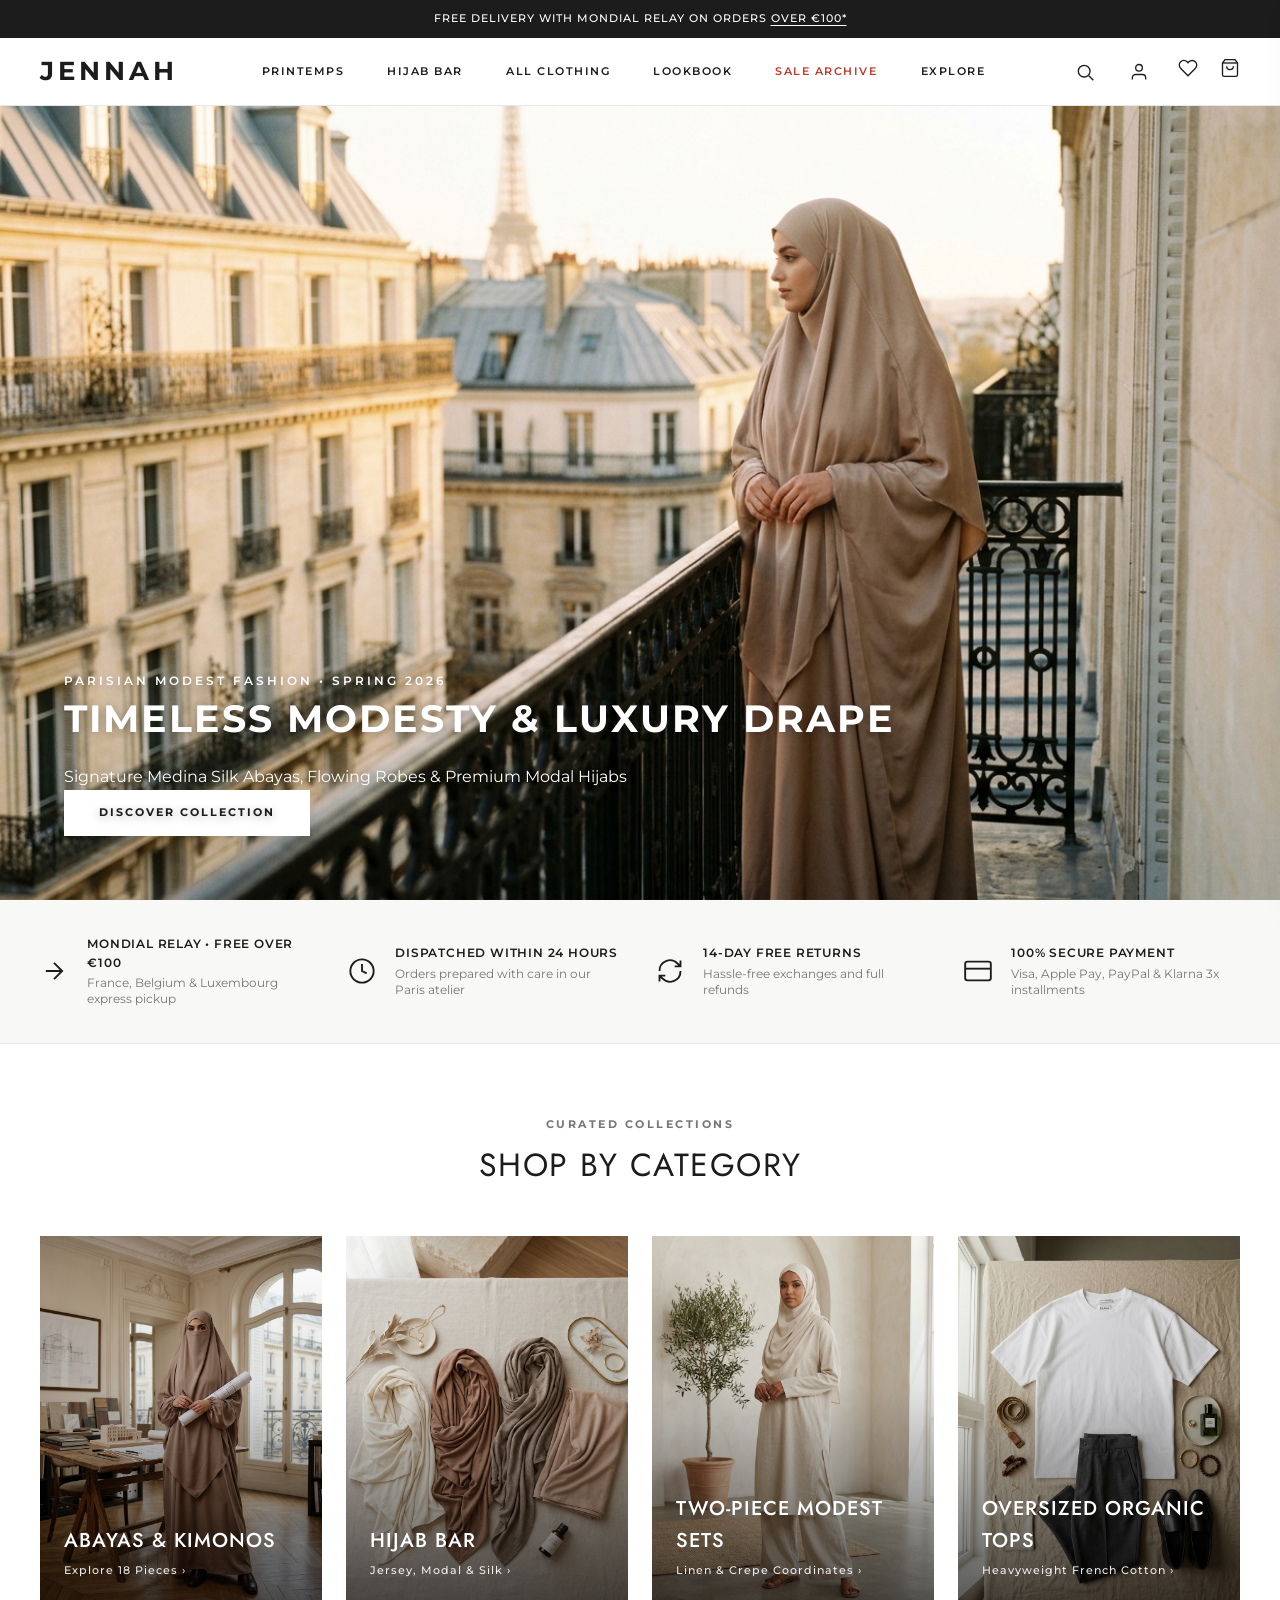
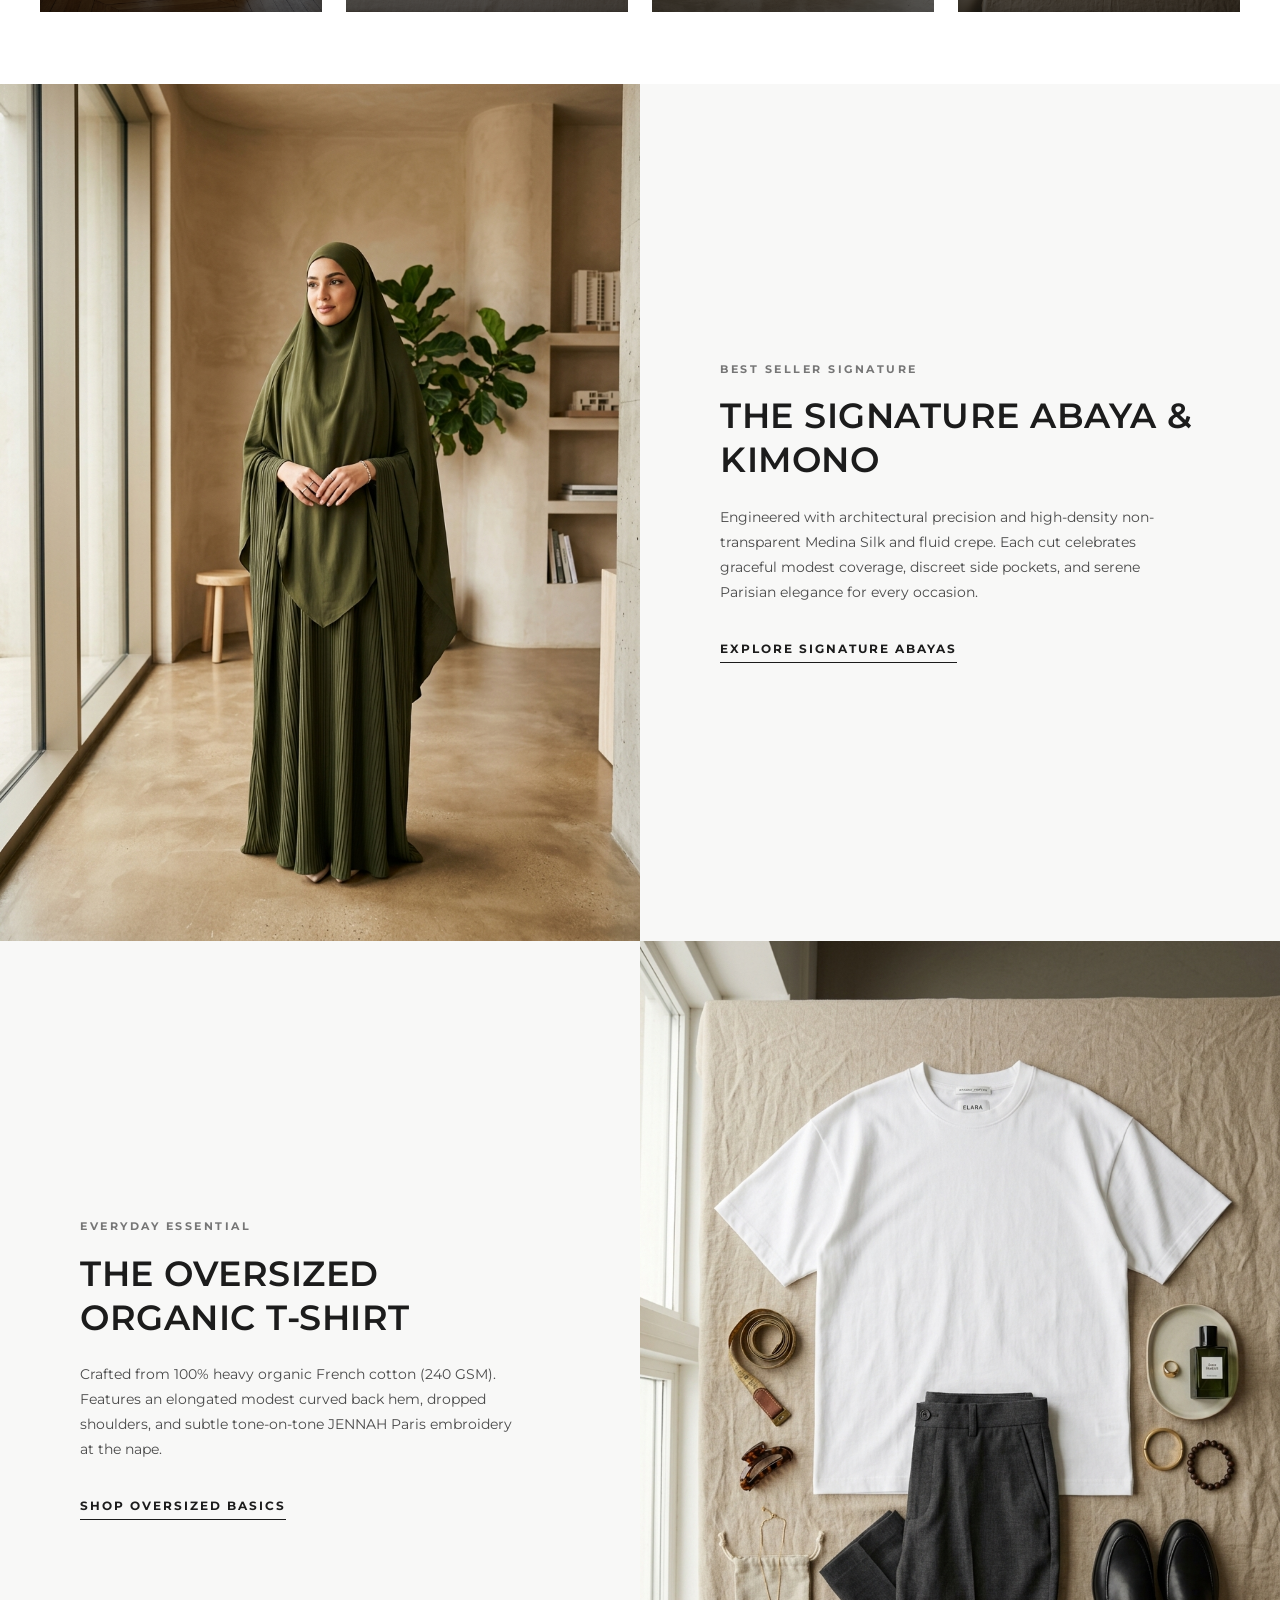
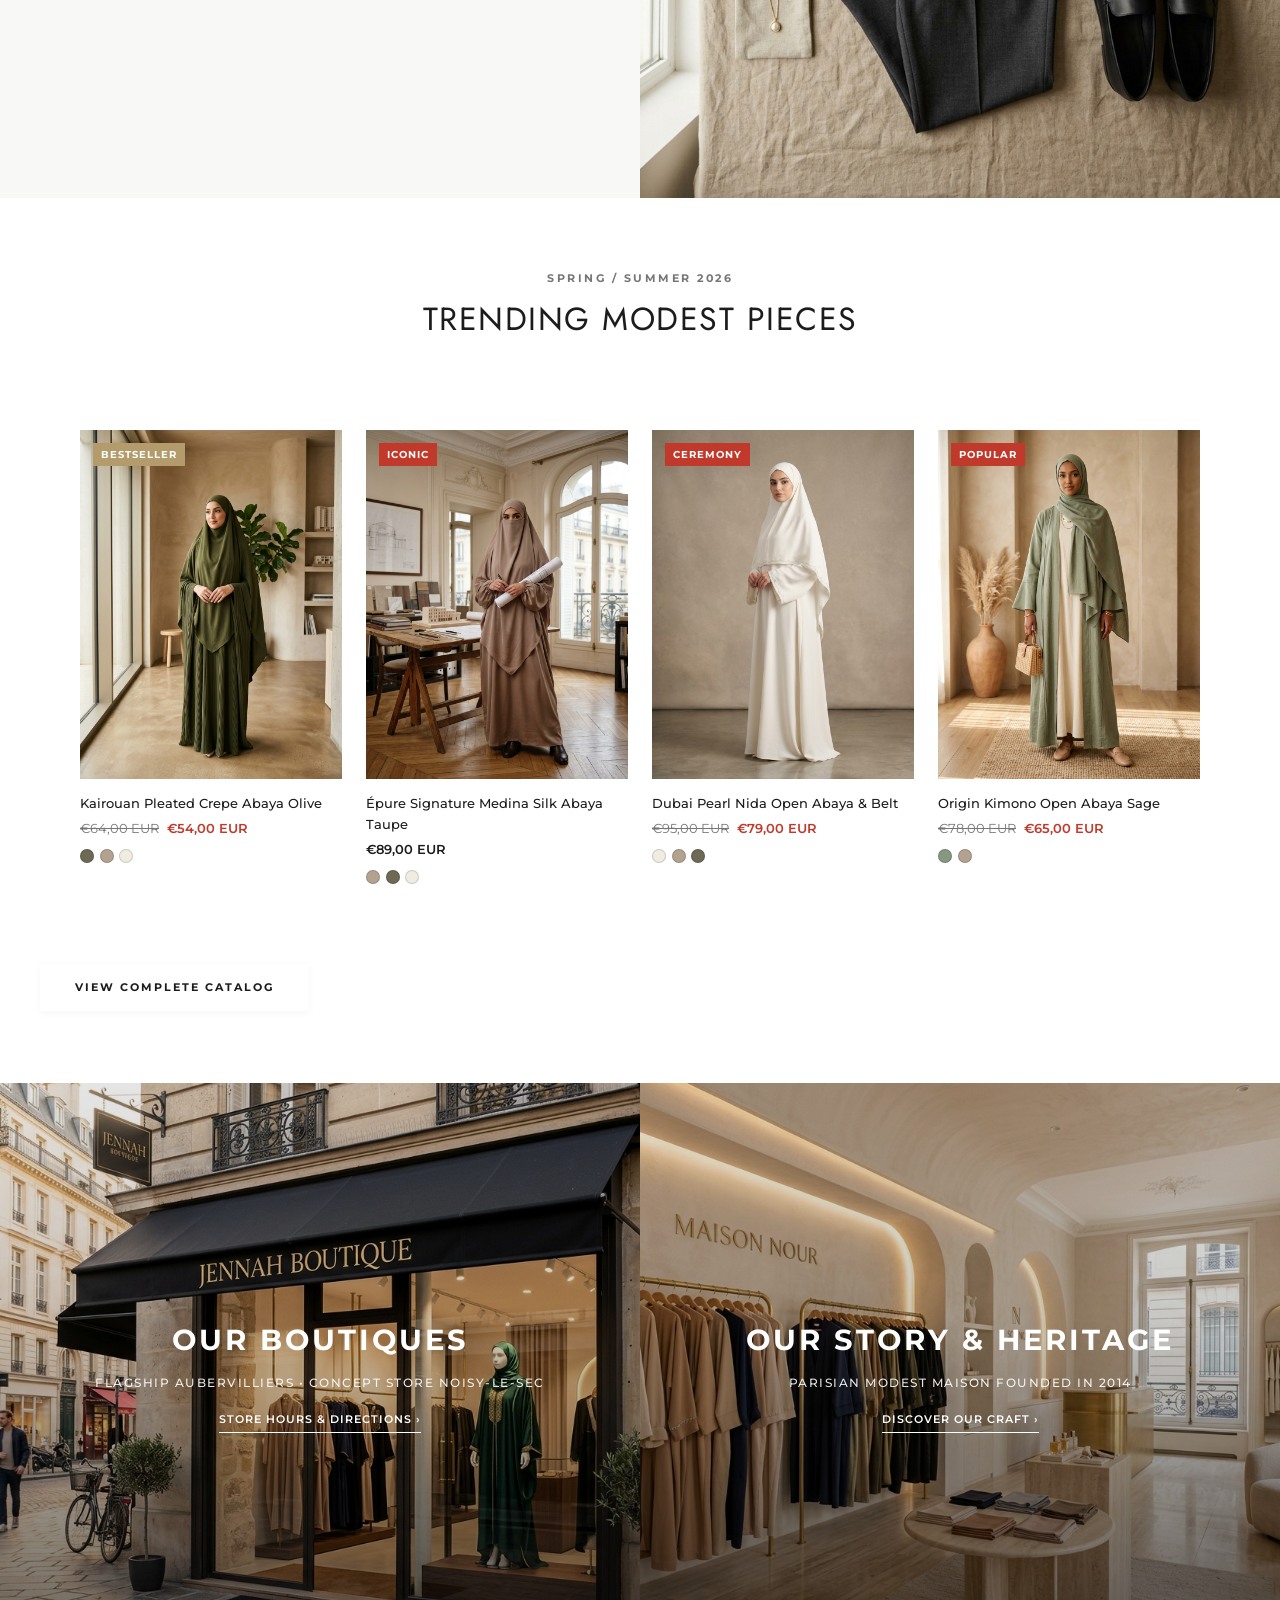
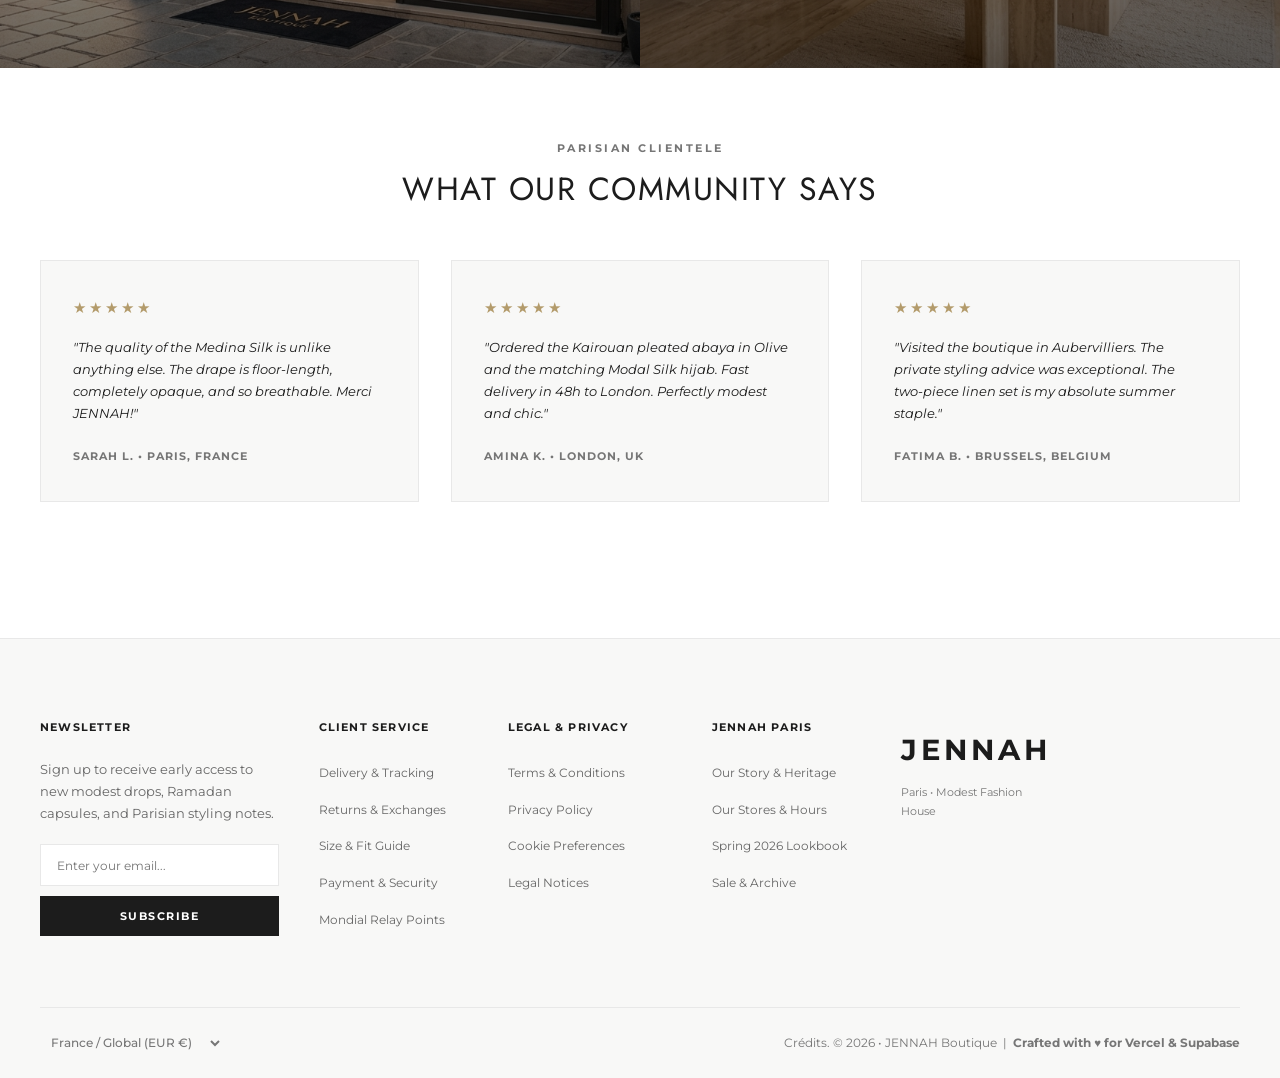
<file: index.html>
<!DOCTYPE html>
<html lang="en">
<head>
  <meta charset="UTF-8">
  <meta name="viewport" content="width=device-width, initial-scale=1.0">
  <title>JENNAH | Modest Fashion Paris — Timeless Elegance</title>
  <meta name="description" content="JENNAH Boutique — Timeless elegance in Parisian modest fashion. Discover our signature abayas, oversized organic t-shirts, modal hijabs, maxi dresses, and luxury modest wear.">
  <meta name="keywords" content="modest fashion, jennah boutique, abaya, hijab, modest dress, parisian fashion, oversize tshirt, burkini, prayer dress">
  <meta name="author" content="JENNAH Boutique">
  
  <!-- OpenGraph / Social Meta -->
  <meta property="og:title" content="JENNAH | Modest Fashion Paris">
  <meta property="og:description" content="Timeless elegance in Parisian modest fashion. Signature abayas, dresses, and premium hijabs.">
  <meta property="og:image" content="assets/images/hero_modest_paris.jpg">
  <meta property="og:type" content="website">

  <!-- Google Fonts: Jost (Headings) & Montserrat (Body) -->
  <link rel="preconnect" href="https://fonts.googleapis.com">
  <link rel="preconnect" href="https://fonts.gstatic.com" crossorigin>
  <link href="https://fonts.googleapis.com/css2?family=Jost:wght@300;400;500;600;700&family=Montserrat:wght@300;400;500;600;700&display=swap" rel="stylesheet">
  
  <!-- Stylesheets -->
  <link rel="stylesheet" href="assets/css/main.css">
  <link rel="stylesheet" href="assets/css/responsive.css">
</head>
<body>

<!-- =========================================================
     1. ROTATING ANNOUNCEMENT BAR
     ========================================================= -->
<div class="ann-bar" id="ann-bar">
  <span id="ann-text">Free delivery with Mondial Relay on orders <a href="#faq" class="spa" data-view="faq">over €100*</a></span>
</div>

<!-- =========================================================
     2. STICKY HEADER & NAVIGATION
     ========================================================= -->
<header id="hdr">
  <div class="hdr-inner">
    <!-- Mobile Hamburger Button -->
    <div class="mob-menu-btn" onclick="openMob()" aria-label="Open Navigation">
      <span></span>
      <span></span>
      <span></span>
    </div>

    <!-- Brand Logo -->
    <a href="#home" class="logo spa" data-view="home">JENNAH</a>

    <!-- Desktop Mega Navigation -->
    <nav class="main-nav">
      <!-- PRINTEMPS -->
      <div class="nav-item">
        <a href="#category/printemps" class="spa" data-view="category" data-cat="printemps">PRINTEMPS</a>
        <div class="mega-row">
          <a href="#category/printemps" class="spa" data-view="category" data-cat="printemps">All Spring Drop 2026</a>
          <a href="#category/oversize-tshirt" class="spa" data-view="category" data-cat="oversize-tshirt">Oversize T-Shirt</a>
          <a href="#category/dresses" class="spa" data-view="category" data-cat="dresses">Long Dresses &amp; Abayas</a>
          <a href="#category/hijab" class="spa" data-view="category" data-cat="hijab">Premium Hijabs</a>
          <a href="#category/set-two-pieces" class="spa" data-view="category" data-cat="set-two-pieces">Two-Piece Sets</a>
          <a href="#category/burkini" class="spa" data-view="category" data-cat="burkini">Modest Swimwear</a>
        </div>
      </div>

      <!-- HIJAB -->
      <div class="nav-item">
        <a href="#category/hijab" class="spa" data-view="category" data-cat="hijab">HIJAB BAR</a>
        <div class="mega-row">
          <a href="#category/hijab" class="spa" data-view="category" data-cat="hijab">All Hijab Collection</a>
          <a href="#category/premium-jersey" class="spa" data-view="category" data-cat="premium-jersey">Premium Jersey</a>
          <a href="#category/modal-hijab" class="spa" data-view="category" data-cat="modal-hijab">Modal Silk (Soie de Modal)</a>
          <a href="#category/prayer-set" class="spa" data-view="category" data-cat="prayer-set">Prayer Dresses &amp; Hijabs</a>
        </div>
      </div>

      <!-- ALL CLOTHING -->
      <div class="nav-item">
        <a href="#category/all-clothing" class="spa" data-view="category" data-cat="all-clothing">ALL CLOTHING</a>
        <div class="dropdown" style="left:0; transform:none; min-width:210px">
          <a href="#category/dresses" class="spa" data-view="category" data-cat="dresses">Abayas &amp; Long Dresses ›</a>
          <a href="#category/top" class="spa" data-view="category" data-cat="top">Oversized Tops &amp; Shirts ›</a>
          <a href="#category/set-two-pieces" class="spa" data-view="category" data-cat="set-two-pieces">Two-Piece Modest Sets ›</a>
          <a href="#category/hijab" class="spa" data-view="category" data-cat="hijab">All Hijabs ›</a>
          <a href="#category/burkini" class="spa" data-view="category" data-cat="burkini">Burkini &amp; Modest Swim ›</a>
          <a href="#category/prayer-set" class="spa" data-view="category" data-cat="prayer-set">Prayer Outfits ›</a>
        </div>
      </div>

      <!-- LOOKBOOK -->
      <div class="nav-item">
        <a href="#lookbook" class="spa" data-view="lookbook">LOOKBOOK</a>
      </div>

      <!-- SALE -->
      <div class="nav-item sale-item">
        <a href="#category/sale" class="spa" data-view="category" data-cat="sale">SALE ARCHIVE</a>
      </div>

      <!-- EXPLORE -->
      <div class="nav-item">
        <span>EXPLORE</span>
        <div class="dropdown" style="right:0; left:auto; transform:none">
          <a href="#brand" class="spa" data-view="brand">Story of the Brand</a>
          <a href="#stores" class="spa" data-view="stores">Our Stores (Aubervilliers &amp; Noisy)</a>
          <a href="#faq" class="spa" data-view="faq">Frequently Asked Questions</a>
        </div>
      </div>
    </nav>

    <!-- Header Action Icons -->
    <div class="hdr-icons">
      <!-- Search Trigger -->
      <button onclick="openSearch()" title="Search Catalog">
        <svg viewBox="0 0 24 24" width="20" height="20" fill="none" stroke="currentColor" stroke-width="1.8"><circle cx="11" cy="11" r="7"/><line x1="16.5" y1="16.5" x2="22" y2="22"/></svg>
      </button>

      <!-- Account Trigger -->
      <button onclick="openAuthModal()" title="My Account / Sign In">
        <svg viewBox="0 0 24 24" width="20" height="20" fill="none" stroke="currentColor" stroke-width="1.8"><path d="M20 21v-2a4 4 0 00-4-4H8a4 4 0 00-4 4v2"/><circle cx="12" cy="7" r="4"/></svg>
      </button>

      <!-- Wishlist Trigger -->
      <div class="wishlist-hdr-wrap spa" data-view="wishlist" title="Wishlist">
        <svg viewBox="0 0 24 24" width="20" height="20" fill="none" stroke="currentColor" stroke-width="1.8"><path d="M20.84 4.61a5.5 5.5 0 00-7.78 0L12 5.67l-1.06-1.06a5.5 5.5 0 00-7.78 7.78l1.06 1.06L12 21.23l7.78-7.78 1.06-1.06a5.5 5.5 0 000-7.78z"/></svg>
        <span class="badge-count wishlist-count-badge" style="display:none">0</span>
      </div>

      <!-- Cart Drawer Trigger -->
      <div class="cart-wrapper" onclick="toggleCart()" title="Shopping Cart">
        <svg viewBox="0 0 24 24" width="20" height="20" fill="none" stroke="currentColor" stroke-width="1.8"><path d="M6 2L3 6v14a2 2 0 002 2h14a2 2 0 002-2V6l-3-4z"/><line x1="3" y1="6" x2="21" y2="6"/><path d="M16 10a4 4 0 01-8 0"/></svg>
        <span class="badge-count cart-count-badge" style="display:none">0</span>
      </div>
    </div>
  </div>
</header>

<!-- =========================================================
     3. SPA VIEWS
     ========================================================= -->

<!-- VIEW: HOME -->
<div id="view-home" class="page active">
  <!-- Hero Section -->
  <section class="hero">
    <div class="hero-slide spa" data-view="category" data-cat="printemps">
      <img src="assets/images/hero_modest_paris.jpg" alt="JENNAH Parisian Modest Fashion 2026 Collection">
      <div class="hero-overlay-content">
        <span class="hero-tagline">Parisian Modest Fashion &bull; Spring 2026</span>
        <h1 class="hero-title">Timeless Modesty &amp; Luxury Drape</h1>
        <p class="hero-subtitle">Signature Medina Silk Abayas, Flowing Robes &amp; Premium Modal Hijabs</p>
        <a class="hero-btn spa" data-view="category" data-cat="printemps">Discover Collection</a>
      </div>
    </div>
  </section>

  <!-- Trust Badges Strip -->
  <section class="trust-strip">
    <div class="trust-grid">
      <div class="trust-box">
        <svg viewBox="0 0 24 24" fill="none" stroke="currentColor" stroke-width="1.6"><path d="M5 12h14M12 5l7 7-7 7"/></svg>
        <div>
          <h4>Mondial Relay &bull; Free Over €100</h4>
          <p>France, Belgium &amp; Luxembourg express pickup</p>
        </div>
      </div>
      <div class="trust-box">
        <svg viewBox="0 0 24 24" fill="none" stroke="currentColor" stroke-width="1.6"><circle cx="12" cy="12" r="10"/><path d="M12 6v6l4 2"/></svg>
        <div>
          <h4>Dispatched within 24 Hours</h4>
          <p>Orders prepared with care in our Paris atelier</p>
        </div>
      </div>
      <div class="trust-box">
        <svg viewBox="0 0 24 24" fill="none" stroke="currentColor" stroke-width="1.6"><path d="M3 12a9 9 0 0115.5-6.4L21 8M21 3v5h-5M21 12a9 9 0 01-15.5 6.4L3 16M3 21v-5h5"/></svg>
        <div>
          <h4>14-Day Free Returns</h4>
          <p>Hassle-free exchanges and full refunds</p>
        </div>
      </div>
      <div class="trust-box">
        <svg viewBox="0 0 24 24" fill="none" stroke="currentColor" stroke-width="1.6"><rect x="1" y="4" width="22" height="16" rx="2" ry="2"/><line x1="1" y1="10" x2="23" y2="10"/></svg>
        <div>
          <h4>100% Secure Payment</h4>
          <p>Visa, Apple Pay, PayPal &amp; Klarna 3x installments</p>
        </div>
      </div>
    </div>
  </section>

  <!-- Categories Showcase -->
  <section class="cat-showcase-section">
    <div class="section-title-wrap">
      <span class="section-subtitle">CURATED COLLECTIONS</span>
      <h2 class="section-title">Shop by Category</h2>
    </div>
    <div class="cat-card-grid">
      <div class="cat-card spa" data-view="category" data-cat="dresses">
        <img src="assets/images/abaya_epure_medina.jpg" alt="Abayas and Dresses">
        <div class="cat-card-overlay">
          <h3>Abayas &amp; Kimonos</h3>
          <span>Explore 18 Pieces &rsaquo;</span>
        </div>
      </div>
      <div class="cat-card spa" data-view="category" data-cat="hijab">
        <img src="assets/images/hijab_jersey_sand.jpg" alt="Hijab Collection">
        <div class="cat-card-overlay">
          <h3>Hijab Bar</h3>
          <span>Jersey, Modal &amp; Silk &rsaquo;</span>
        </div>
      </div>
      <div class="cat-card spa" data-view="category" data-cat="set-two-pieces">
        <img src="assets/images/ensemble_linen_ecru.jpg" alt="Two Piece Sets">
        <div class="cat-card-overlay">
          <h3>Two-Piece Modest Sets</h3>
          <span>Linen &amp; Crepe Coordinates &rsaquo;</span>
        </div>
      </div>
      <div class="cat-card spa" data-view="category" data-cat="oversize-tshirt">
        <img src="assets/images/tshirt_oversize_paris.jpg" alt="Oversize T-Shirts">
        <div class="cat-card-overlay">
          <h3>Oversized Organic Tops</h3>
          <span>Heavyweight French Cotton &rsaquo;</span>
        </div>
      </div>
    </div>
  </section>

  <!-- Editorial 1: The Signature Medina Silk Abaya -->
  <section class="editorial">
    <div class="edit-img">
      <img src="assets/images/abaya_kairouan_olive.jpg" alt="Signature Pleated Abaya">
    </div>
    <div class="edit-text">
      <span class="edit-tag">Best Seller Signature</span>
      <h2 class="edit-title">THE SIGNATURE ABAYA &amp; KIMONO</h2>
      <p class="edit-desc">
        Engineered with architectural precision and high-density non-transparent Medina Silk and fluid crepe. Each cut celebrates graceful modest coverage, discreet side pockets, and serene Parisian elegance for every occasion.
      </p>
      <a class="edit-cta spa" data-view="category" data-cat="dresses">Explore Signature Abayas</a>
    </div>
  </section>

  <!-- Editorial 2: The Oversized Organic T-Shirt -->
  <section class="editorial reverse">
    <div class="edit-text">
      <span class="edit-tag">Everyday Essential</span>
      <h2 class="edit-title">THE OVERSIZED ORGANIC T-SHIRT</h2>
      <p class="edit-desc">
        Crafted from 100% heavy organic French cotton (240 GSM). Features an elongated modest curved back hem, dropped shoulders, and subtle tone-on-tone JENNAH Paris embroidery at the nape.
      </p>
      <a class="edit-cta spa" data-view="category" data-cat="oversize-tshirt">Shop Oversized Basics</a>
    </div>
    <div class="edit-img">
      <img src="assets/images/tshirt_oversize_paris.jpg" alt="The Oversized T-Shirt">
    </div>
  </section>

  <!-- Featured Trending Products Grid -->
  <section class="featured-products-section">
    <div class="section-title-wrap">
      <span class="section-subtitle">SPRING / SUMMER 2026</span>
      <h2 class="section-title">Trending Modest Pieces</h2>
    </div>
    <div class="products-grid" id="home-featured-grid"></div>
    <div class="text-center" style="margin-top:2.5rem;">
      <a class="hero-btn spa" data-view="category" data-cat="all-clothing">View Complete Catalog</a>
    </div>
  </section>

  <!-- Physical Boutiques Showcase Banner -->
  <section class="two-col-img">
    <div class="col-item spa" data-view="stores">
      <img src="assets/images/boutique_paris_aubervilliers.jpg" alt="JENNAH Paris Flagship Store">
      <div class="col-overlay">
        <h2>OUR BOUTIQUES</h2>
        <p>Flagship Aubervilliers &bull; Concept Store Noisy-le-Sec</p>
        <a class="spa" data-view="stores">Store Hours &amp; Directions &rsaquo;</a>
      </div>
    </div>
    <div class="col-item spa" data-view="brand">
      <img src="assets/images/boutique_concept_store.jpg" alt="JENNAH Paris Concept Sanctuary">
      <div class="col-overlay">
        <h2>OUR STORY &amp; HERITAGE</h2>
        <p>Parisian Modest Maison Founded in 2014</p>
        <a class="spa" data-view="brand">Discover Our Craft &rsaquo;</a>
      </div>
    </div>
  </section>

  <!-- Customer Reviews Section -->
  <section class="reviews-strip-section">
    <div class="section-title-wrap">
      <span class="section-subtitle">PARISIAN CLIENTELE</span>
      <h2 class="section-title">What Our Community Says</h2>
    </div>
    <div class="reviews-grid">
      <div class="review-card">
        <div class="review-stars">★★★★★</div>
        <p class="review-quote">"The quality of the Medina Silk is unlike anything else. The drape is floor-length, completely opaque, and so breathable. Merci JENNAH!"</p>
        <div class="review-author">Sarah L. &bull; Paris, France</div>
      </div>
      <div class="review-card">
        <div class="review-stars">★★★★★</div>
        <p class="review-quote">"Ordered the Kairouan pleated abaya in Olive and the matching Modal Silk hijab. Fast delivery in 48h to London. Perfectly modest and chic."</p>
        <div class="review-author">Amina K. &bull; London, UK</div>
      </div>
      <div class="review-card">
        <div class="review-stars">★★★★★</div>
        <p class="review-quote">"Visited the boutique in Aubervilliers. The private styling advice was exceptional. The two-piece linen set is my absolute summer staple."</p>
        <div class="review-author">Fatima B. &bull; Brussels, Belgium</div>
      </div>
    </div>
  </section>
</div>

<!-- VIEW: CATEGORY / COLLECTION -->
<div id="view-category" class="page">
  <div class="cat-header-wrap">
    <div class="cat-breadcrumb">
      <a href="#home" class="spa" data-view="home">Home</a> / <span id="cat-breadcrumb-curr">Collections</span>
    </div>
    <h1 class="cat-header" id="cat-title">All Clothing</h1>
    <p class="cat-subtitle" id="cat-subtitle">Carefully curated modest fashion pieces designed in Paris</p>
  </div>

  <!-- Filter & Sort Bar -->
  <div class="cat-filters">
    <div class="cat-filters-left">
      <span class="cat-filter-btn active" data-filter="all" onclick="filterCategory('all')">All</span>
      <span class="cat-filter-btn" data-filter="dresses" onclick="filterCategory('dresses')">Abayas &amp; Dresses</span>
      <span class="cat-filter-btn" data-filter="hijab" onclick="filterCategory('hijab')">Hijab Bar</span>
      <span class="cat-filter-btn" data-filter="set-two-pieces" onclick="filterCategory('set-two-pieces')">Two-Piece Sets</span>
      <span class="cat-filter-btn" data-filter="top" onclick="filterCategory('top')">Oversized Tops</span>
      <span class="cat-filter-btn" data-filter="burkini" onclick="filterCategory('burkini')">Burkini</span>
      <span class="cat-filter-btn" data-filter="prayer-set" onclick="filterCategory('prayer-set')">Prayer Sets</span>
    </div>
    <div class="cat-filters-right">
      <select class="sort-select" onchange="handleSort(this.value)">
        <option value="featured">Featured Collection</option>
        <option value="price-low">Price: Low to High</option>
        <option value="price-high">Price: High to Low</option>
        <option value="name">Name: A &rarr; Z</option>
      </select>
    </div>
  </div>

  <!-- Dynamic Product Grid -->
  <div class="products-grid" id="products-grid"></div>
</div>

<!-- VIEW: PRODUCT DETAIL -->
<div id="view-product" class="page">
  <div class="product-page">
    <!-- Interactive Dynamic Gallery -->
    <div class="product-gallery" id="product-gallery"></div>

    <!-- Product Info Panel -->
    <div class="product-info-panel">
      <div class="prod-breadcrumb">
        <a href="#home" class="spa" data-view="home">Home</a> / 
        <a href="#category/all-clothing" class="spa" data-view="category" data-cat="all-clothing">Collections</a> / 
        <span id="prod-breadcrumb-name">Details</span>
      </div>

      <div class="prod-badge-row" id="prod-badge-wrap"></div>
      <h1 class="prod-title" id="prod-name">Product Name</h1>
      
      <div class="prod-price-rating-row">
        <div class="prod-price" id="prod-price">€0,00 EUR</div>
        <div class="prod-rating" id="prod-rating-stars">★★★★★ <span id="prod-review-count">(48)</span></div>
      </div>

      <!-- Color Swatches with Live Selection -->
      <span class="prod-label">Color: <strong id="prod-color-name">Standard</strong></span>
      <div class="color-swatches" id="prod-color-swatches"></div>

      <!-- Size Selector + Size Guide Modal Trigger -->
      <div class="size-header-row">
        <span class="prod-label" style="margin:0;">Select Size:</span>
        <button class="size-guide-btn" onclick="openSizeGuideModal()">
          <svg width="14" height="14" viewBox="0 0 24 24" fill="none" stroke="currentColor" stroke-width="2"><path d="M4 19.5A2.5 2.5 0 0 1 6.5 17H20"/><path d="M6.5 2H20v20H6.5A2.5 2.5 0 0 1 4 19.5v-15A2.5 2.5 0 0 1 6.5 2z"/></svg>
          Guide des Tailles / Size Guide
        </button>
      </div>
      <div class="size-options" id="prod-size-options"></div>

      <p class="model-note">
        <svg width="15" height="15" viewBox="0 0 24 24" fill="none" stroke="currentColor" stroke-width="1.6"><circle cx="12" cy="12" r="10"/><line x1="12" y1="8" x2="12" y2="12"/><line x1="12" y1="16" x2="12.01" y2="16"/></svg>
        Model is 1m74 tall and wearing Taille 2 (Full modest floor drape).
      </p>

      <!-- Quantity + Add to Cart CTAs -->
      <div class="prod-action-row">
        <div class="qty-counter">
          <button onclick="adjustProdQty(-1)">−</button>
          <span id="prod-qty-val">1</span>
          <button onclick="adjustProdQty(1)">+</button>
        </div>
        <button class="add-to-cart" id="prod-add-btn" onclick="addToCart()">Add to Shopping Bag</button>
      </div>

      <!-- Fast Delivery & Stock Note -->
      <p class="delivery-note">
        <svg width="16" height="16" viewBox="0 0 24 24" fill="none" stroke="#27ae60" stroke-width="2"><path d="M5 12h14"/><path d="M12 5l7 7-7 7"/></svg>
        <span>In Stock in Paris. Dispatched within 24h &bull; Free Mondial Relay over €100</span>
      </p>

      <!-- Accordion Details -->
      <div class="acc-item open">
        <button class="acc-btn" onclick="toggleAcc(this)">Description &amp; Modest Cut <span class="acc-icon">+</span></button>
        <div class="acc-content" id="prod-desc-content"></div>
      </div>

      <div class="acc-item">
        <button class="acc-btn" onclick="toggleAcc(this)">Composition &amp; Fabric Care <span class="acc-icon">+</span></button>
        <div class="acc-content" id="prod-care-content">
          Non-transparent premium weave. Wash inside-out at 30°C delicate cycle in a wash pouch. Do not tumble dry. Steam gently on low heat.
        </div>
      </div>

      <div class="acc-item">
        <button class="acc-btn" onclick="toggleAcc(this)">Mondial Relay Delivery &amp; Returns <span class="acc-icon">+</span></button>
        <div class="acc-content">
          &bull; <strong>Mondial Relay Point (France/Belgium):</strong> 3-5 working days (Free on orders over €100).<br>
          &bull; <strong>Colissimo Home Delivery (Europe):</strong> 2-4 working days (€6.90).<br>
          &bull; <strong>DHL Express Worldwide:</strong> 2-3 business days.<br>
          &bull; <strong>14-Day Guarantee:</strong> Easy returns for unworn items with tags attached.
        </div>
      </div>

      <div class="acc-item">
        <button class="acc-btn" onclick="toggleAcc(this)">Verified Client Reviews <span class="acc-icon">+</span></button>
        <div class="acc-content">
          <div class="review-summary-box">
            <div class="review-score">4.9 / 5.0</div>
            <p>Based on verified purchases from our Paris &amp; European online store.</p>
            <button class="review-btn" onclick="showToast('Thank you! Review submission is available for verified purchases.')">Write a Review</button>
          </div>
        </div>
      </div>

      <!-- Buy Complete Look Cross-Sell -->
      <div class="complete-look" id="prod-complete-look-wrap"></div>
    </div>
  </div>
</div>

<!-- VIEW: BRAND STORY -->
<div id="view-brand" class="page">
  <div class="brand-hero">
    <img src="assets/images/hero_modest_paris.jpg" alt="JENNAH Parisian Maison">
    <div class="brand-hero-overlay">
      <span>MAISON JENNAH PARIS</span>
      <h1>Our Story &amp; Modest Heritage</h1>
    </div>
  </div>

  <div class="brand-content">
    <div class="brand-text">
      <h2>The Parisian Modest House</h2>
      <p>
        Founded in 2014 by designer Myriam Atallah alongside her mother, JENNAH is a Parisian modest fashion house that harmonizes architectural minimalism with refined modest sensibilities.
      </p>
      <p>
        Each collection represents a poetic balance between the designer's North African heritage (Tunisia and Algeria) and the understated sophistication of Parisian Haute Couture. Every cut celebrates silhouette fluidity, non-transparent opacity, and confident womanhood.
      </p>
      <p>
        Durability and fabric integrity remain the cornerstone of our brand. We partner with ethical artisan workshops across Turkey and Portugal, hand-selecting certified organic cotton, breathable modal, and Medina silk.
      </p>
    </div>
    <div class="brand-img">
      <img src="assets/images/abaya_epure_medina.jpg" alt="Modest Craftsmanship">
    </div>
  </div>

  <div class="brand-experience">
    <div class="brand-experience-inner">
      <h2>Ethical Atelier Craftsmanship &amp; Charity</h2>
      <p>
        In 2018, JENNAH opened its first flagship boutique in Aubervilliers, followed in 2024 by our concept store in Noisy-le-Sec. These physical spaces welcome women into a tranquil sanctuary with dedicated modest stylists ready to assist with sizing and layering.
      </p>
      <p>
        Beyond fashion, JENNAH is deeply committed to humanitarian solidarity, donating a portion of annual proceeds to charitable initiatives supporting educational empowerment and clean water projects.
      </p>
    </div>
  </div>
</div>

<!-- VIEW: STORES -->
<div id="view-stores" class="page">
  <div class="stores-header">
    <h1>Our Boutiques in Paris</h1>
    <p>Experience our fabrics, fluid drapes, and personalized modest styling in person</p>
  </div>

  <!-- Store 1: Aubervilliers -->
  <div class="store-section">
    <div class="store-img">
      <img src="assets/images/boutique_paris_aubervilliers.jpg" alt="Boutique Flagship Aubervilliers">
    </div>
    <div class="store-info">
      <p class="store-addr">86, Rue des Cités &bull; 93300 Aubervilliers, France</p>
      <h2 class="store-name">JENNAH AUBERVILLIERS (FLAGSHIP)</h2>
      <div class="store-hours">
        <h4>Horaires d'Ouverture</h4>
        <p>
          Mardi – Samedi : 10h00 – 19h00<br>
          Lundi &amp; Dimanche : Fermé
        </p>
      </div>
      <div class="store-action-buttons">
        <a href="https://maps.google.com/?q=86+Rue+des+Cites+93300+Aubervilliers" target="_blank" rel="noopener" class="store-btn">Get Directions</a>
        <button class="store-btn secondary" onclick="openAppointmentModal('Aubervilliers')">Book VIP Styling Session</button>
      </div>
    </div>
  </div>

  <!-- Store 2: Noisy-le-Sec -->
  <div class="store-section reverse">
    <div class="store-img">
      <img src="assets/images/boutique_concept_store.jpg" alt="Boutique Concept Noisy-le-Sec">
    </div>
    <div class="store-info">
      <p class="store-addr">Centre Commercial &bull; 93130 Noisy-le-Sec, France</p>
      <h2 class="store-name">JENNAH NOISY-LE-SEC (CONCEPT SANCTUARY)</h2>
      <div class="store-hours">
        <h4>Horaires d'Ouverture</h4>
        <p>
          Lundi – Samedi : 10h00 – 19h30<br>
          Dimanche : 11h00 – 18h00
        </p>
      </div>
      <div class="store-action-buttons">
        <a href="https://maps.google.com/?q=Noisy-le-Sec+France" target="_blank" rel="noopener" class="store-btn">Get Directions</a>
        <button class="store-btn secondary" onclick="openAppointmentModal('Noisy-le-Sec')">Book VIP Styling Session</button>
      </div>
    </div>
  </div>
</div>

<!-- VIEW: LOOKBOOK -->
<div id="view-lookbook" class="page">
  <div class="stores-header">
    <h1>Spring / Summer 2026 Modest Lookbook</h1>
    <p>Explore Parisian modest layering inspirations and shop direct looks</p>
  </div>
  <div class="lookbook-grid">
    <div class="lookbook-item">
      <img src="assets/images/abaya_kairouan_olive.jpg" alt="Lookbook 1">
      <div class="lookbook-overlay">
        <h3>The Parisian Olive Crepe Look</h3>
        <button class="lookbook-shop-btn spa" data-view="product" data-product="kairouan-khaki">Shop This Look &rsaquo;</button>
      </div>
    </div>
    <div class="lookbook-item">
      <img src="assets/images/abaya_epure_medina.jpg" alt="Lookbook 2">
      <div class="lookbook-overlay">
        <h3>The Iconic Medina Silk Taupe</h3>
        <button class="lookbook-shop-btn spa" data-view="product" data-product="epure-taupe-abaya">Shop This Look &rsaquo;</button>
      </div>
    </div>
    <div class="lookbook-item">
      <img src="assets/images/ensemble_linen_ecru.jpg" alt="Lookbook 3">
      <div class="lookbook-overlay">
        <h3>Natural Linen 2-Piece Coordinate</h3>
        <button class="lookbook-shop-btn spa" data-view="product" data-product="set-two-pieces-linen">Shop This Look &rsaquo;</button>
      </div>
    </div>
    <div class="lookbook-item">
      <img src="assets/images/dress_kimono_origin.jpg" alt="Lookbook 4">
      <div class="lookbook-overlay">
        <h3>The Celadon Kimono Ensemble</h3>
        <button class="lookbook-shop-btn spa" data-view="product" data-product="origin-dress-kaki">Shop This Look &rsaquo;</button>
      </div>
    </div>
  </div>
</div>

<!-- VIEW: FAQ -->
<div id="view-faq" class="page">
  <div class="faq-wrap">
    <h1 class="faq-title">Frequently Asked Questions &amp; Client Support</h1>
    
    <div class="acc-item open">
      <button class="acc-btn" onclick="toggleAcc(this)">How do I place an international order? <span class="acc-icon">+</span></button>
      <div class="acc-content">
        We ship worldwide across Europe, North America, the Middle East, and Asia. Simply select your country in the currency/region selector. International customs duties and tracking details will be calculated at checkout.
      </div>
    </div>

    <div class="acc-item">
      <button class="acc-btn" onclick="toggleAcc(this)">What should I do if an item is sold out? <span class="acc-icon">+</span></button>
      <div class="acc-content">
        If an item or size is tagged as SOLD OUT, click the item card to register your email. You will receive an automated alert the instant our Paris/Istanbul atelier restocks.
      </div>
    </div>

    <div class="acc-item">
      <button class="acc-btn" onclick="toggleAcc(this)">What payment methods do you accept? <span class="acc-icon">+</span></button>
      <div class="acc-content">
        We accept Visa, Mastercard, American Express, Apple Pay, PayPal, and Klarna Pay in 3 installments (available in France, UK, Germany, and Belgium).
      </div>
    </div>

    <div class="acc-item">
      <button class="acc-btn" onclick="toggleAcc(this)">What are the delivery times and shipping costs? <span class="acc-icon">+</span></button>
      <div class="acc-content">
        &bull; <strong>Mondial Relay Point (France/Belgium):</strong> 3-5 working days (Free over €100, otherwise €4.90).<br>
        &bull; <strong>Colissimo Home Delivery (Europe):</strong> 2-4 working days (€6.90).<br>
        &bull; <strong>DHL Express Worldwide:</strong> 2-3 working days.
      </div>
    </div>

    <div class="acc-item">
      <button class="acc-btn" onclick="toggleAcc(this)">How do I choose the correct size? <span class="acc-icon">+</span></button>
      <div class="acc-content">
        Our abayas and modest dresses are engineered for a generous floor-length drape:<br>
        &bull; <strong>Taille 1:</strong> Height 1m55 to 1m65 (EU 36 to 40)<br>
        &bull; <strong>Taille 2:</strong> Height 1m65 to 1m74 (EU 40 to 44)<br>
        &bull; <strong>Taille 3:</strong> Height 1m75 and above (EU 44 to 48)
      </div>
    </div>

    <!-- Contact Form -->
    <div class="contact-card">
      <h3>Contact Client Concierge</h3>
      <p>Have a question regarding your order or fit? Our Paris team responds within 24h.</p>
      <form onsubmit="handleContactSubmit(event)" class="contact-form-grid">
        <input type="text" placeholder="Your Full Name" required>
        <input type="email" placeholder="Your Email Address" required>
        <input type="text" placeholder="Order Number (Optional)">
        <textarea placeholder="How may we assist you?" rows="4" required></textarea>
        <button type="submit" class="hero-btn">Send Message</button>
      </form>
    </div>
  </div>
</div>

<!-- VIEW: WISHLIST -->
<div id="view-wishlist" class="page">
  <div class="wishlist-page-wrap">
    <div class="wishlist-header">
      <h1>Your Saved Wishlist</h1>
      <p>Save your favorite modest fashion pieces for later</p>
    </div>
    
    <div class="products-grid" id="wishlist-grid"></div>
    
    <div class="wishlist-empty-state" id="wishlist-empty-state">
      <svg viewBox="0 0 24 24" fill="none" stroke="currentColor" stroke-width="1.5">
        <path d="M20.84 4.61a5.5 5.5 0 00-7.78 0L12 5.67l-1.06-1.06a5.5 5.5 0 00-7.78 7.78l1.06 1.06L12 21.23l7.78-7.78 1.06-1.06a5.5 5.5 0 000-7.78z"/>
      </svg>
      <p style="font-size:1.1rem; font-weight:600; text-transform:uppercase; margin-bottom:0.5rem;">Your wishlist is empty</p>
      <p style="font-size:12.5px; margin-bottom:1.5rem;">Click the heart icon on any piece to save it here.</p>
      <button class="hero-btn spa" data-view="category" data-cat="all-clothing">Explore Collections</button>
    </div>
  </div>
</div>

<!-- =========================================================
     4. FOOTER
     ========================================================= -->
<footer>
  <div class="footer-grid">
    <!-- Col 1: Newsletter -->
    <div class="footer-col">
      <h4>Newsletter</h4>
      <p>Sign up to receive early access to new modest drops, Ramadan capsules, and Parisian styling notes.</p>
      <form class="newsletter-form" onsubmit="handleNewsletter(event)">
        <input type="email" placeholder="Enter your email..." required>
        <button type="submit">Subscribe</button>
      </form>
    </div>

    <!-- Col 2: Client Service -->
    <div class="footer-col">
      <h4>Client Service</h4>
      <ul>
        <li><a href="#faq" class="spa" data-view="faq">Delivery &amp; Tracking</a></li>
        <li><a href="#faq" class="spa" data-view="faq">Returns &amp; Exchanges</a></li>
        <li><a href="javascript:void(0)" onclick="openSizeGuideModal()">Size &amp; Fit Guide</a></li>
        <li><a href="#faq" class="spa" data-view="faq">Payment &amp; Security</a></li>
        <li><a href="#faq" class="spa" data-view="faq">Mondial Relay Points</a></li>
      </ul>
    </div>

    <!-- Col 3: Legal -->
    <div class="footer-col">
      <h4>Legal &amp; Privacy</h4>
      <ul>
        <li><a href="#faq" class="spa" data-view="faq">Terms &amp; Conditions</a></li>
        <li><a href="#faq" class="spa" data-view="faq">Privacy Policy</a></li>
        <li><a href="#faq" class="spa" data-view="faq">Cookie Preferences</a></li>
        <li><a href="#faq" class="spa" data-view="faq">Legal Notices</a></li>
      </ul>
    </div>

    <!-- Col 4: The Brand -->
    <div class="footer-col">
      <h4>JENNAH Paris</h4>
      <ul>
        <li><a href="#brand" class="spa" data-view="brand">Our Story &amp; Heritage</a></li>
        <li><a href="#stores" class="spa" data-view="stores">Our Stores &amp; Hours</a></li>
        <li><a href="#lookbook" class="spa" data-view="lookbook">Spring 2026 Lookbook</a></li>
        <li><a href="#category/sale" class="spa" data-view="category" data-cat="sale">Sale &amp; Archive</a></li>
      </ul>
    </div>

    <!-- Col 5: Brand Logo -->
    <div class="footer-col">
      <div class="footer-logo">JENNAH</div>
      <p style="font-size:11px; margin-top:0.6rem; color:var(--text-muted);">Paris &bull; Modest Fashion House</p>
    </div>
  </div>

  <div class="footer-bottom">
    <div class="footer-bottom-left">
      <select onchange="handleCurrencyChange(this)">
        <option value="EUR">France / Global (EUR €)</option>
        <option value="USD">United States (USD $)</option>
        <option value="GBP">United Kingdom (GBP £)</option>
        <option value="BDT">Bangladesh (BDT ৳)</option>
      </select>
    </div>
    <div>
      Crédits. &copy; 2026 &bull; JENNAH Boutique &nbsp;|&nbsp; <strong>Crafted with &hearts; for Vercel &amp; Supabase</strong>
    </div>
  </div>
</footer>

<!-- =========================================================
     5. CART SLIDING DRAWER
     ========================================================= -->
<div class="cart-overlay" id="cart-overlay" onclick="toggleCart()"></div>
<div class="cart-drawer" id="cart-drawer">
  <div class="cart-top">
    <h3>Shopping Bag</h3>
    <span class="cart-close" onclick="toggleCart()">&times;</span>
  </div>

  <!-- Free Shipping Progress -->
  <div class="cart-free-shipping-bar">
    <div id="shipping-msg">Free Mondial Relay delivery on orders over €100</div>
    <div class="shipping-progress">
      <div class="shipping-fill" id="shipping-fill-bar"></div>
    </div>
  </div>

  <!-- Dynamic Cart Items Container -->
  <div class="cart-body" id="cart-body"></div>

  <!-- Cart Footer with Subtotal & Checkout -->
  <div class="cart-footer">
    <div class="promo-box">
      <input type="text" id="promo-input" placeholder="Promo code (e.g. PARIS10)">
      <button onclick="applyPromoCode()">Apply</button>
    </div>
    <div class="cart-subtotal">
      <span>Subtotal</span>
      <span id="cart-subtotal-val">€0,00 EUR</span>
    </div>
    <button class="checkout-btn" onclick="openCheckoutModal()">Proceed to Checkout &rsaquo;</button>
  </div>
</div>

<!-- =========================================================
     6. LIVE SEARCH OVERLAY
     ========================================================= -->
<div class="search-overlay" id="search-overlay">
  <div class="search-header">
    <div class="search-input-wrap">
      <svg width="22" height="22" viewBox="0 0 24 24" fill="none" stroke="#777" stroke-width="1.8"><circle cx="11" cy="11" r="7"/><line x1="16.5" y1="16.5" x2="22" y2="22"/></svg>
      <input type="text" class="search-input" id="search-input" placeholder="Search for abayas, hijabs, sets, dresses..." oninput="handleSearchInput(this.value)">
    </div>
    <span class="search-close-btn" onclick="closeSearch()">&times;</span>
  </div>

  <div class="search-body">
    <div class="search-quick-tags">
      <span style="font-size:11px; font-weight:700; text-transform:uppercase; color:var(--text-muted);">Quick Search:</span>
      <span class="search-tag" onclick="setSearchQuery('Abaya')">Abaya</span>
      <span class="search-tag" onclick="setSearchQuery('Jersey Hijab')">Jersey Hijab</span>
      <span class="search-tag" onclick="setSearchQuery('Medina Silk')">Medina Silk</span>
      <span class="search-tag" onclick="setSearchQuery('Linen')">Linen Set</span>
      <span class="search-tag" onclick="setSearchQuery('Burkini')">Burkini</span>
      <span class="search-tag" onclick="setSearchQuery('Prayer')">Prayer Dress</span>
    </div>

    <p id="search-count-msg" style="font-size:12px; font-weight:600; text-transform:uppercase; letter-spacing:1px; color:var(--text-muted); margin-bottom:1.5rem;">Popular Recommendations</p>
    <div class="search-results-grid" id="search-results-grid"></div>
  </div>
</div>

<!-- =========================================================
     7. MULTI-STEP CHECKOUT MODAL
     ========================================================= -->
<div class="modal-backdrop" id="checkout-modal">
  <div class="modal-card checkout-modal-card">
    <div class="modal-header">
      <h3>Secure Checkout &bull; JENNAH Paris</h3>
      <span class="modal-close" onclick="closeCheckoutModal()">&times;</span>
    </div>
    <div class="modal-body" id="checkout-modal-body">
      <div class="checkout-steps-nav">
        <span class="step-badge active" id="step-1-nav">1. Shipping</span>
        <span class="step-badge" id="step-2-nav">2. Payment</span>
        <span class="step-badge" id="step-3-nav">3. Confirmation</span>
      </div>

      <form id="checkout-form" onsubmit="processCheckout(event)">
        <!-- Step 1: Shipping Details -->
        <div id="checkout-step-1">
          <h4 style="margin-bottom:1rem; font-size:13px; text-transform:uppercase; letter-spacing:1px;">Contact &amp; Shipping Address</h4>
          <div class="form-grid-2">
            <input type="text" id="chk-fname" placeholder="First Name" required>
            <input type="text" id="chk-lname" placeholder="Last Name" required>
          </div>
          <input type="email" id="chk-email" placeholder="Email Address" required style="margin-top:0.8rem;">
          <input type="text" id="chk-address" placeholder="Street Address" required style="margin-top:0.8rem;">
          <div class="form-grid-3" style="margin-top:0.8rem;">
            <input type="text" id="chk-city" placeholder="City" required>
            <input type="text" id="chk-zip" placeholder="Postal Code" required>
            <select id="chk-country">
              <option value="FR">France</option>
              <option value="BE">Belgium</option>
              <option value="UK">United Kingdom</option>
              <option value="US">United States</option>
              <option value="BD">Bangladesh</option>
            </select>
          </div>
          <div style="margin-top:1.5rem; text-align:right;">
            <button type="button" class="hero-btn" onclick="goToCheckoutStep(2)">Continue to Payment &rsaquo;</button>
          </div>
        </div>

        <!-- Step 2: Payment Methods -->
        <div id="checkout-step-2" style="display:none;">
          <h4 style="margin-bottom:1rem; font-size:13px; text-transform:uppercase; letter-spacing:1px;">Select Payment Method</h4>
          <div class="payment-options">
            <label class="pay-option">
              <input type="radio" name="pay_method" value="card" checked>
              <span>Credit / Debit Card (Visa, Mastercard, AMEX)</span>
            </label>
            <label class="pay-option">
              <input type="radio" name="pay_method" value="applepay">
              <span>Apple Pay / Google Pay</span>
            </label>
            <label class="pay-option">
              <input type="radio" name="pay_method" value="paypal">
              <span>PayPal</span>
            </label>
            <label class="pay-option">
              <input type="radio" name="pay_method" value="klarna">
              <span>Klarna (Pay in 3 Installments)</span>
            </label>
          </div>

          <div class="order-summary-box" id="checkout-order-summary"></div>

          <div style="margin-top:1.5rem; display:flex; justify-content:space-between;">
            <button type="button" class="hero-btn secondary" onclick="goToCheckoutStep(1)">&lsaquo; Back to Shipping</button>
            <button type="submit" class="hero-btn" id="pay-now-btn">Pay &amp; Confirm Order</button>
          </div>
        </div>

        <!-- Step 3: Confirmation -->
        <div id="checkout-step-3" style="display:none; text-align:center; padding:2rem 1rem;">
          <div style="font-size:3rem; color:#27ae60; margin-bottom:1rem;">✓</div>
          <h3 style="font-size:1.4rem; margin-bottom:0.5rem; letter-spacing:1px;">Merci! Your Order is Confirmed</h3>
          <p style="color:var(--text-muted); font-size:13px; margin-bottom:1.5rem;" id="order-confirm-msg">Order #JB-849201 has been placed successfully. A confirmation email and tracking link have been dispatched.</p>
          <button type="button" class="hero-btn" onclick="closeCheckoutModal(); navigate('home');">Return to Boutique</button>
        </div>
      </form>
    </div>
  </div>
</div>

<!-- =========================================================
     8. SIZE GUIDE MODAL
     ========================================================= -->
<div class="modal-backdrop" id="sizeguide-modal">
  <div class="modal-card">
    <div class="modal-header">
      <h3>Guide des Tailles &bull; Size Guide</h3>
      <span class="modal-close" onclick="closeSizeGuideModal()">&times;</span>
    </div>
    <div class="modal-body">
      <p style="font-size:13px; color:var(--text-muted); margin-bottom:1.2rem;">
        JENNAH garments are tailored with generous Parisian modest ease. Choose according to your total height for the perfect modest floor drape.
      </p>
      <table class="size-table">
        <thead>
          <tr>
            <th>Size</th>
            <th>Height Range</th>
            <th>EU Size</th>
            <th>Abaya Length</th>
          </tr>
        </thead>
        <tbody>
          <tr>
            <td><strong>Taille 1</strong></td>
            <td>1m55 – 1m65 (5'1" – 5'5")</td>
            <td>36 – 40</td>
            <td>138 cm (54")</td>
          </tr>
          <tr>
            <td><strong>Taille 2</strong></td>
            <td>1m65 – 1m74 (5'5" – 5'8")</td>
            <td>40 – 44</td>
            <td>144 cm (56")</td>
          </tr>
          <tr>
            <td><strong>Taille 3</strong></td>
            <td>1m75 and above (5'9"+)</td>
            <td>44 – 48</td>
            <td>150 cm (59")</td>
          </tr>
        </tbody>
      </table>
      <div style="margin-top:1.5rem; font-size:12px; color:var(--text-muted); line-height:1.6;">
        <strong>Need fit advice?</strong> Our boutique stylists in Paris are available via concierge chat or in-store styling appointments.
      </div>
    </div>
  </div>
</div>

<!-- =========================================================
     9. VIP STYLING APPOINTMENT MODAL
     ========================================================= -->
<div class="modal-backdrop" id="appointment-modal">
  <div class="modal-card">
    <div class="modal-header">
      <h3>Book a Private VIP Styling Session</h3>
      <span class="modal-close" onclick="closeAppointmentModal()">&times;</span>
    </div>
    <div class="modal-body">
      <p style="font-size:13px; color:var(--text-muted); margin-bottom:1.2rem;">
        Enjoy 45 minutes of complimentary private styling in our Parisian sanctuary.
      </p>
      <form onsubmit="handleAppointmentSubmit(event)" class="contact-form-grid">
        <input type="text" placeholder="Your Name" required>
        <input type="email" placeholder="Your Email" required>
        <input type="tel" placeholder="Phone Number" required>
        <select id="apt-location" required>
          <option value="Aubervilliers">Flagship Boutique Aubervilliers</option>
          <option value="Noisy-le-Sec">Concept Store Noisy-le-Sec</option>
        </select>
        <input type="date" required>
        <textarea placeholder="Specific modest pieces or occasion you are shopping for?" rows="3"></textarea>
        <button type="submit" class="hero-btn">Confirm Reservation</button>
      </form>
    </div>
  </div>
</div>

<!-- =========================================================
     10. AUTH / ACCOUNT MODAL (Ready for Supabase)
     ========================================================= -->
<div class="modal-backdrop" id="auth-modal">
  <div class="modal-card" style="max-width:440px;">
    <div class="modal-header">
      <h3 id="auth-modal-title">Client Concierge Sign In</h3>
      <span class="modal-close" onclick="closeAuthModal()">&times;</span>
    </div>
    <div class="modal-body">
      <div class="auth-tabs">
        <button class="auth-tab active" id="tab-login" onclick="switchAuthTab('login')">Sign In</button>
        <button class="auth-tab" id="tab-register" onclick="switchAuthTab('register')">Register</button>
      </div>
      
      <!-- Login Form -->
      <form id="login-form" onsubmit="handleAuthLogin(event)" style="margin-top:1.2rem;">
        <input type="email" id="auth-login-email" placeholder="Email Address" required style="width:100%; margin-bottom:0.8rem;">
        <input type="password" id="auth-login-pass" placeholder="Password" required style="width:100%; margin-bottom:1.2rem;">
        <button type="submit" class="hero-btn" style="width:100%;">Sign In</button>
      </form>

      <!-- Register Form -->
      <form id="register-form" onsubmit="handleAuthRegister(event)" style="display:none; margin-top:1.2rem;">
        <input type="text" id="auth-reg-name" placeholder="Full Name" required style="width:100%; margin-bottom:0.8rem;">
        <input type="email" id="auth-reg-email" placeholder="Email Address" required style="width:100%; margin-bottom:0.8rem;">
        <input type="password" id="auth-reg-pass" placeholder="Create Password" required style="width:100%; margin-bottom:1.2rem;">
        <button type="submit" class="hero-btn" style="width:100%;">Create Account</button>
      </form>

      <div style="margin-top:1.2rem; text-align:center; font-size:11.5px; color:var(--text-muted);">
        Connected to Supabase PostgreSQL Auth Backend &bull; 100% Encrypted
      </div>
    </div>
  </div>
</div>

<!-- =========================================================
     11. MOBILE NAVIGATION DRAWER
     ========================================================= -->
<div class="mob-overlay" id="mob-overlay">
  <div class="mob-nav-top">
    <span class="logo">JENNAH</span>
    <span class="mob-nav-close" onclick="closeMob()">&times;</span>
  </div>

  <div class="mob-links">
    <!-- PRINTEMPS -->
    <div class="mob-link" onclick="toggleMobSub('mob-sub-printemps')">
      <span>PRINTEMPS 2026</span>
      <span style="font-size:14px;">+</span>
    </div>
    <div class="mob-sub" id="mob-sub-printemps">
      <a href="#category/printemps" class="spa" data-view="category" data-cat="printemps">All Spring Drop</a>
      <a href="#category/oversize-tshirt" class="spa" data-view="category" data-cat="oversize-tshirt">Oversize T-Shirts</a>
      <a href="#category/dresses" class="spa" data-view="category" data-cat="dresses">Abayas &amp; Long Dresses</a>
      <a href="#category/set-two-pieces" class="spa" data-view="category" data-cat="set-two-pieces">Two-Piece Sets</a>
      <a href="#category/burkini" class="spa" data-view="category" data-cat="burkini">Modest Swimwear</a>
    </div>

    <!-- HIJAB BAR -->
    <div class="mob-link" onclick="toggleMobSub('mob-sub-hijab')">
      <span>HIJAB BAR</span>
      <span style="font-size:14px;">+</span>
    </div>
    <div class="mob-sub" id="mob-sub-hijab">
      <a href="#category/hijab" class="spa" data-view="category" data-cat="hijab">All Hijab Collection</a>
      <a href="#category/premium-jersey" class="spa" data-view="category" data-cat="premium-jersey">Premium Jersey</a>
      <a href="#category/modal-hijab" class="spa" data-view="category" data-cat="modal-hijab">Modal Silk</a>
      <a href="#category/prayer-set" class="spa" data-view="category" data-cat="prayer-set">Prayer Outfits</a>
    </div>

    <!-- ALL CLOTHING -->
    <div class="mob-link spa" data-view="category" data-cat="all-clothing">
      <span>ALL CLOTHING</span>
      <span>&rsaquo;</span>
    </div>

    <!-- LOOKBOOK -->
    <div class="mob-link spa" data-view="lookbook">
      <span>LOOKBOOK 2026</span>
      <span>&rsaquo;</span>
    </div>

    <!-- SALE -->
    <div class="mob-link spa" data-view="category" data-cat="sale" style="color:var(--accent-sale);">
      <span>SALE ARCHIVES</span>
      <span>%</span>
    </div>

    <!-- EXPLORE -->
    <div class="mob-link spa" data-view="brand">
      <span>STORY OF THE BRAND</span>
      <span>&rsaquo;</span>
    </div>

    <div class="mob-link spa" data-view="stores">
      <span>OUR STORES &amp; HOURS</span>
      <span>&rsaquo;</span>
    </div>

    <div class="mob-link spa" data-view="faq">
      <span>FAQS &amp; HELP</span>
      <span>&rsaquo;</span>
    </div>
  </div>
</div>

<!-- =========================================================
     12. TOAST NOTIFICATION CONTAINER
     ========================================================= -->
<div class="toast-container" id="toast-container"></div>

<!-- Application Data & Script Controllers -->
<script src="assets/js/products-data.js"></script>
<script src="assets/js/supabase-client.js"></script>
<script src="assets/js/app.js"></script>
</body>
</html>
</file>
<file: assets/css/main.css>
/* =========================================================
   JENNAH BOUTIQUE — MAIN STYLESHEET
   Design System, Components, Layouts & Animations
   ========================================================= */

*, *::before, *::after {
  margin: 0;
  padding: 0;
  box-sizing: border-box;
}

:root {
  --black: #1c1c1c;
  --white: #ffffff;
  --light: #f8f8f7;
  --light-gray: #f2f0eb;
  --border: #e8e8e8;
  --border-dark: #333333;
  --text-main: #1c1c1c;
  --text-muted: #767676;
  --text-light: #9e9e9e;
  --accent-sale: #c0392b;
  --accent-gold: #b39b6b;
  --accent-green: #27ae60;
  --font: 'Montserrat', -apple-system, BlinkMacSystemFont, 'Segoe UI', Roboto, sans-serif;
  --shadow-sm: 0 2px 8px rgba(0, 0, 0, 0.04);
  --shadow-md: 0 6px 24px rgba(0, 0, 0, 0.08);
  --shadow-lg: 0 12px 36px rgba(0, 0, 0, 0.12);
  --transition: all 0.25s cubic-bezier(0.16, 1, 0.3, 1);
}

body {
  font-family: var(--font);
  color: var(--text-main);
  background: var(--white);
  -webkit-font-smoothing: antialiased;
  -moz-osx-font-smoothing: grayscale;
  overflow-x: hidden;
  line-height: 1.6;
}

a {
  text-decoration: none;
  color: inherit;
  transition: var(--transition);
}

ul {
  list-style: none;
}

img {
  max-width: 100%;
  height: auto;
  display: block;
}

button {
  cursor: pointer;
  border: none;
  background: none;
  font-family: var(--font);
  font-size: inherit;
  color: inherit;
  transition: var(--transition);
}

input, select {
  font-family: var(--font);
}

/* =========================================================
   ANNOUNCEMENT BAR
   ========================================================= */
.ann-bar {
  background: var(--black);
  color: var(--white);
  height: 38px;
  display: flex;
  align-items: center;
  justify-content: center;
  font-size: 11px;
  font-weight: 500;
  letter-spacing: 1px;
  text-transform: uppercase;
  position: relative;
  z-index: 250;
  gap: 0.5rem;
  padding: 0 1rem;
  transition: var(--transition);
}

.ann-bar a {
  color: var(--white);
  text-decoration: underline;
  text-underline-offset: 3px;
}

.ann-bar a:hover {
  opacity: 0.8;
}

/* =========================================================
   HEADER & NAVIGATION
   ========================================================= */
header {
  position: sticky;
  top: 0;
  background: var(--white);
  border-bottom: 1px solid var(--border);
  z-index: 200;
  height: 68px;
  transition: var(--transition);
}

header.scrolled {
  box-shadow: var(--shadow-sm);
  height: 60px;
}

.hdr-inner {
  display: flex;
  align-items: center;
  justify-content: space-between;
  height: 100%;
  padding: 0 2.5rem;
  max-width: 1600px;
  margin: 0 auto;
}

.logo {
  font-size: 1.6rem;
  font-weight: 700;
  letter-spacing: 4px;
  text-transform: uppercase;
  color: var(--black);
}

nav.main-nav {
  display: flex;
  gap: 2.2rem;
  align-items: center;
  height: 100%;
}

.nav-item {
  position: relative;
  height: 100%;
  display: flex;
  align-items: center;
  font-size: 11px;
  font-weight: 600;
  letter-spacing: 1.5px;
  text-transform: uppercase;
  cursor: pointer;
  color: var(--black);
}

.nav-item > a, .nav-item > span {
  padding: 0 4px;
  position: relative;
  display: flex;
  align-items: center;
  height: 100%;
}

.nav-item > a::after {
  content: '';
  position: absolute;
  bottom: 0;
  left: 0;
  width: 0;
  height: 2px;
  background: var(--black);
  transition: width 0.2s ease;
}

.nav-item:hover > a::after {
  width: 100%;
}

.nav-item.sale-item > a {
  color: var(--accent-sale);
}

.nav-item.sale-item > a::after {
  background: var(--accent-sale);
}

/* Mega dropdowns */
.dropdown {
  position: absolute;
  top: 100%;
  left: 50%;
  transform: translateX(-50%);
  background: var(--white);
  border: 1px solid var(--border);
  box-shadow: var(--shadow-md);
  min-width: 220px;
  padding: 1.2rem 0;
  opacity: 0;
  visibility: hidden;
  transition: opacity 0.2s ease, visibility 0.2s ease, transform 0.2s ease;
  z-index: 300;
}

.nav-item:hover .dropdown {
  opacity: 1;
  visibility: visible;
}

.dropdown a {
  display: block;
  padding: 0.65rem 1.6rem;
  font-size: 12px;
  font-weight: 500;
  color: var(--black);
  white-space: nowrap;
  letter-spacing: 0.5px;
}

.dropdown a:hover {
  background: var(--light);
  color: var(--black);
  padding-left: 1.85rem;
}

.mega-row {
  position: absolute;
  top: 100%;
  left: 50%;
  transform: translateX(-50%);
  width: 100vw;
  background: var(--white);
  border-bottom: 1px solid var(--border);
  box-shadow: var(--shadow-sm);
  padding: 1.2rem 2.5rem;
  display: flex;
  gap: 3rem;
  justify-content: center;
  align-items: center;
  opacity: 0;
  visibility: hidden;
  transition: opacity 0.2s ease, visibility 0.2s ease;
  z-index: 300;
  pointer-events: none;
}

.nav-item:hover .mega-row {
  opacity: 1;
  visibility: visible;
  pointer-events: all;
}

.mega-row a {
  font-size: 11px;
  font-weight: 600;
  letter-spacing: 1.2px;
  text-transform: uppercase;
  white-space: nowrap;
  padding: 0.4rem 0;
  color: var(--black);
  position: relative;
}

.mega-row a::after {
  content: '';
  position: absolute;
  bottom: 0;
  left: 0;
  width: 0;
  height: 1.5px;
  background: var(--black);
  transition: width 0.2s ease;
}

.mega-row a:hover::after {
  width: 100%;
}

/* Header Icons */
.hdr-icons {
  display: flex;
  align-items: center;
  gap: 1.4rem;
}

.hdr-icons button, .hdr-icons span {
  font-size: 0;
  display: flex;
  align-items: center;
  position: relative;
  padding: 6px;
  border-radius: 50%;
  transition: background 0.15s;
}

.hdr-icons button:hover, .hdr-icons span:hover {
  background: var(--light);
}

.hdr-icons svg {
  width: 20px;
  height: 20px;
  stroke: var(--black);
  fill: none;
  stroke-width: 1.6;
  cursor: pointer;
}

.cart-wrapper, .wishlist-hdr-wrap {
  position: relative;
  cursor: pointer;
}

.badge-count {
  position: absolute;
  top: -2px;
  right: -2px;
  background: var(--black);
  color: var(--white);
  font-size: 10px;
  font-weight: 700;
  width: 17px;
  height: 17px;
  border-radius: 50%;
  display: flex;
  align-items: center;
  justify-content: center;
  line-height: 1;
}

.mob-menu-btn {
  display: none;
  flex-direction: column;
  gap: 5px;
  cursor: pointer;
  padding: 6px;
}

.mob-menu-btn span {
  display: block;
  width: 22px;
  height: 2px;
  background: var(--black);
  transition: var(--transition);
}

/* =========================================================
   PAGE VIEWS (SPA ARCHITECTURE)
   ========================================================= */
.page {
  display: none;
  animation: fadeIn 0.3s cubic-bezier(0.16, 1, 0.3, 1) forwards;
}

.page.active {
  display: block;
}

@keyframes fadeIn {
  from {
    opacity: 0;
    transform: translateY(6px);
  }
  to {
    opacity: 1;
    transform: translateY(0);
  }
}

/* =========================================================
   HOME PAGE
   ========================================================= */
.hero {
  position: relative;
  overflow: hidden;
  background: #f0ede8;
}

.hero-slide {
  position: relative;
  width: 100%;
  cursor: pointer;
}

.hero-slide img {
  width: 100%;
  height: calc(100vh - 106px);
  min-height: 540px;
  object-fit: cover;
  object-position: center 25%;
}

.hero-overlay-content {
  position: absolute;
  bottom: 4rem;
  left: 4rem;
  color: var(--white);
  z-index: 2;
  text-shadow: 0 2px 10px rgba(0, 0, 0, 0.3);
}

.hero-tagline {
  font-size: 12px;
  font-weight: 600;
  letter-spacing: 3px;
  text-transform: uppercase;
  margin-bottom: 0.5rem;
  display: block;
}

.hero-title {
  font-size: 2.4rem;
  font-weight: 700;
  letter-spacing: 2px;
  text-transform: uppercase;
  margin-bottom: 1.5rem;
  line-height: 1.1;
}

.hero-btn {
  display: inline-block;
  font-size: 11px;
  font-weight: 700;
  letter-spacing: 2px;
  text-transform: uppercase;
  color: var(--black);
  background: var(--white);
  padding: 0.9rem 2.2rem;
  border-radius: 0;
  box-shadow: var(--shadow-sm);
  transition: var(--transition);
}

.hero-btn:hover {
  background: var(--black);
  color: var(--white);
}

/* EDITORIAL SPLIT */
.editorial {
  display: grid;
  grid-template-columns: 1fr 1fr;
  min-height: 70vh;
}

.editorial.reverse .edit-img {
  order: 2;
}

.editorial.reverse .edit-text {
  order: 1;
}

.edit-img img {
  width: 100%;
  height: 100%;
  min-height: 480px;
  object-fit: cover;
}

.edit-text {
  display: flex;
  flex-direction: column;
  justify-content: center;
  padding: 6rem 5rem;
  background: var(--light);
}

.edit-tag {
  font-size: 11px;
  font-weight: 700;
  letter-spacing: 2.5px;
  text-transform: uppercase;
  color: var(--text-muted);
  margin-bottom: 1rem;
}

.edit-title {
  font-size: 2.2rem;
  font-weight: 600;
  margin-bottom: 1.4rem;
  line-height: 1.25;
  letter-spacing: 0.5px;
}

.edit-desc {
  font-size: 13.5px;
  color: #4a4a4a;
  line-height: 1.85;
  margin-bottom: 2.2rem;
  max-width: 440px;
}

.edit-cta {
  font-size: 11.5px;
  font-weight: 700;
  letter-spacing: 2px;
  text-transform: uppercase;
  border-bottom: 1.5px solid var(--black);
  padding-bottom: 4px;
  display: inline-block;
  cursor: pointer;
  align-self: flex-start;
}

.edit-cta:hover {
  padding-bottom: 8px;
  opacity: 0.75;
}

/* 2-COLUMN FEATURED */
.two-col-img {
  display: grid;
  grid-template-columns: 1fr 1fr;
}

.two-col-img .col-item {
  position: relative;
  overflow: hidden;
  cursor: pointer;
  height: 65vh;
  min-height: 400px;
}

.two-col-img .col-item img {
  width: 100%;
  height: 100%;
  object-fit: cover;
  transition: transform 0.8s cubic-bezier(0.16, 1, 0.3, 1);
}

.two-col-img .col-item:hover img {
  transform: scale(1.04);
}

.col-overlay {
  position: absolute;
  inset: 0;
  background: linear-gradient(to top, rgba(0, 0, 0, 0.6) 0%, rgba(0, 0, 0, 0.2) 60%, rgba(0, 0, 0, 0.1) 100%);
  display: flex;
  flex-direction: column;
  align-items: center;
  justify-content: center;
  color: var(--white);
  text-align: center;
  padding: 2rem;
}

.col-overlay h2 {
  font-size: 1.8rem;
  font-weight: 700;
  letter-spacing: 3px;
  text-transform: uppercase;
  margin-bottom: 0.6rem;
}

.col-overlay p {
  font-size: 12px;
  font-weight: 500;
  letter-spacing: 1.5px;
  text-transform: uppercase;
  margin-bottom: 1.2rem;
  opacity: 0.9;
}

.col-overlay a {
  font-size: 11px;
  font-weight: 600;
  color: var(--white);
  border-bottom: 1px solid var(--white);
  padding-bottom: 3px;
  letter-spacing: 1px;
  text-transform: uppercase;
}

.col-overlay a:hover {
  padding-bottom: 6px;
}

/* =========================================================
   CATEGORY PAGE & PRODUCTS GRID
   ========================================================= */
.cat-header-wrap {
  text-align: center;
  padding: 3.5rem 2rem 2rem;
  background: var(--light);
  border-bottom: 1px solid var(--border);
}

.cat-header {
  font-size: 1.6rem;
  font-weight: 600;
  letter-spacing: 2px;
  text-transform: uppercase;
  margin-bottom: 0.5rem;
}

.cat-subtitle {
  font-size: 12px;
  color: var(--text-muted);
  letter-spacing: 1px;
}

.cat-filters {
  display: flex;
  gap: 1rem;
  padding: 1rem 2.5rem;
  border-bottom: 1px solid var(--border);
  align-items: center;
  justify-content: space-between;
  font-size: 11px;
  font-weight: 600;
  letter-spacing: 1px;
  text-transform: uppercase;
  background: var(--white);
  position: sticky;
  top: 68px;
  z-index: 150;
}

.cat-filters-left {
  display: flex;
  gap: 1.5rem;
  flex-wrap: wrap;
  align-items: center;
}

.cat-filter-btn {
  color: var(--black);
  opacity: 0.5;
  cursor: pointer;
  padding: 0.4rem 0.2rem;
  position: relative;
  transition: opacity 0.2s ease;
}

.cat-filter-btn:hover, .cat-filter-btn.active {
  opacity: 1;
}

.cat-filter-btn.active::after {
  content: '';
  position: absolute;
  bottom: 0;
  left: 0;
  width: 100%;
  height: 2px;
  background: var(--black);
}

.cat-filters-right {
  display: flex;
  align-items: center;
  gap: 1rem;
}

.sort-select {
  border: 1px solid var(--border);
  padding: 0.4rem 0.8rem;
  font-size: 11px;
  font-weight: 600;
  letter-spacing: 0.5px;
  text-transform: uppercase;
  background: var(--white);
  outline: none;
  cursor: pointer;
}

.products-grid {
  display: grid;
  grid-template-columns: repeat(4, 1fr);
  gap: 2rem 1.5rem;
  padding: 2.5rem;
  max-width: 1600px;
  margin: 0 auto;
}

.product-card {
  position: relative;
  cursor: pointer;
  transition: var(--transition);
  display: flex;
  flex-direction: column;
}

.product-card-img-wrap {
  position: relative;
  overflow: hidden;
  aspect-ratio: 3/4;
  background: #f3f3f3;
  margin-bottom: 0.9rem;
}

.product-card-img-wrap img {
  width: 100%;
  height: 100%;
  object-fit: cover;
  object-position: top center;
  transition: transform 0.6s cubic-bezier(0.16, 1, 0.3, 1);
}

.product-card:hover .product-card-img-wrap img {
  transform: scale(1.05);
}

.sold-out-badge {
  position: absolute;
  top: 0.8rem;
  left: 0.8rem;
  background: var(--white);
  color: var(--black);
  font-size: 9.5px;
  font-weight: 700;
  letter-spacing: 1px;
  padding: 4px 8px;
  text-transform: uppercase;
  box-shadow: var(--shadow-sm);
  z-index: 2;
}

.sale-badge {
  position: absolute;
  top: 0.8rem;
  left: 0.8rem;
  background: var(--accent-sale);
  color: var(--white);
  font-size: 9.5px;
  font-weight: 700;
  letter-spacing: 1px;
  padding: 4px 8px;
  text-transform: uppercase;
  z-index: 2;
}

.wishlist-btn {
  position: absolute;
  top: 0.8rem;
  right: 0.8rem;
  background: var(--white);
  border-radius: 50%;
  width: 32px;
  height: 32px;
  display: flex;
  align-items: center;
  justify-content: center;
  box-shadow: var(--shadow-sm);
  z-index: 3;
  opacity: 0;
  transform: translateY(-4px);
  transition: var(--transition);
}

.product-card:hover .wishlist-btn {
  opacity: 1;
  transform: translateY(0);
}

.wishlist-btn.active svg {
  fill: var(--accent-sale);
  stroke: var(--accent-sale);
}

.product-info {
  display: flex;
  flex-direction: column;
  gap: 0.25rem;
}

.product-name {
  font-size: 13px;
  font-weight: 500;
  color: var(--black);
}

.product-price {
  font-size: 13px;
  font-weight: 600;
  color: var(--text-main);
  display: flex;
  align-items: center;
  gap: 0.5rem;
}

.product-price .original-price {
  text-decoration: line-through;
  color: var(--text-muted);
  font-weight: 400;
}

.product-price .sale-price {
  color: var(--accent-sale);
}

.product-colors {
  display: flex;
  gap: 0.35rem;
  margin-top: 0.4rem;
}

.color-dot-sm {
  width: 14px;
  height: 14px;
  border-radius: 50%;
  border: 1px solid rgba(0, 0, 0, 0.15);
}

/* =========================================================
   PRODUCT DETAIL PAGE
   ========================================================= */
.product-page {
  display: grid;
  grid-template-columns: 1.15fr 1fr;
  min-height: 85vh;
  max-width: 1600px;
  margin: 0 auto;
}

.product-gallery {
  display: grid;
  grid-template-columns: 1fr 1fr;
  gap: 2px;
  background: var(--border);
  padding: 0;
}

.product-gallery img {
  width: 100%;
  aspect-ratio: 3/4;
  object-fit: cover;
  object-position: top center;
  background: #f5f5f5;
  cursor: zoom-in;
  transition: opacity 0.2s ease;
}

.product-gallery img.full-width {
  grid-column: 1 / -1;
  aspect-ratio: 16/10;
}

.product-info-panel {
  padding: 4rem 4rem;
  position: sticky;
  top: 68px;
  align-self: start;
  max-height: calc(100vh - 68px);
  overflow-y: auto;
}

.prod-breadcrumb {
  font-size: 11px;
  font-weight: 500;
  color: var(--text-muted);
  margin-bottom: 1.2rem;
  text-transform: uppercase;
  letter-spacing: 1px;
}

.prod-breadcrumb a:hover {
  color: var(--black);
}

.prod-title {
  font-size: 1.6rem;
  font-weight: 600;
  margin-bottom: 0.6rem;
  letter-spacing: 0.5px;
}

.prod-price {
  font-size: 1.1rem;
  font-weight: 600;
  color: var(--black);
  margin-bottom: 2rem;
  display: flex;
  align-items: center;
  gap: 0.8rem;
}

.prod-label {
  font-size: 11px;
  font-weight: 700;
  letter-spacing: 1px;
  text-transform: uppercase;
  margin-bottom: 0.8rem;
  display: block;
}

.size-options {
  display: flex;
  gap: 0.6rem;
  flex-wrap: wrap;
  margin-bottom: 1.5rem;
}

.size-btn {
  padding: 0.65rem 1.4rem;
  border: 1px solid var(--border);
  font-size: 12px;
  font-weight: 500;
  cursor: pointer;
  background: var(--white);
  transition: var(--transition);
}

.size-btn:hover, .size-btn.active {
  border-color: var(--black);
  background: var(--black);
  color: var(--white);
}

.size-btn.sold-out {
  color: var(--border);
  cursor: not-allowed;
  text-decoration: line-through;
  border-style: dashed;
}

.model-note {
  font-size: 11.5px;
  color: var(--text-muted);
  margin-bottom: 1.6rem;
  display: flex;
  align-items: center;
  gap: 0.5rem;
}

.color-swatches {
  display: flex;
  gap: 0.8rem;
  margin-bottom: 2rem;
}

.swatch {
  width: 28px;
  height: 28px;
  border-radius: 50%;
  cursor: pointer;
  border: 2px solid var(--white);
  outline: 1px solid var(--border);
  transition: var(--transition);
}

.swatch.active, .swatch:hover {
  outline: 2px solid var(--black);
  outline-offset: 2px;
}

.add-to-cart {
  width: 100%;
  padding: 1.1rem;
  background: var(--black);
  color: var(--white);
  font-size: 12px;
  font-weight: 700;
  letter-spacing: 2px;
  text-transform: uppercase;
  cursor: pointer;
  border: none;
  margin-bottom: 1.2rem;
  transition: var(--transition);
}

.add-to-cart:hover {
  opacity: 0.9;
  transform: translateY(-1px);
}

.delivery-note {
  font-size: 12px;
  color: var(--accent-green);
  display: flex;
  align-items: center;
  gap: 0.6rem;
  margin-bottom: 2.2rem;
  padding: 0.75rem 1rem;
  background: rgba(39, 174, 96, 0.08);
  border-radius: 2px;
}

/* Accordions */
.acc-item {
  border-top: 1px solid var(--border);
}

.acc-item:last-child {
  border-bottom: 1px solid var(--border);
}

.acc-btn {
  width: 100%;
  display: flex;
  justify-content: space-between;
  align-items: center;
  padding: 1.3rem 0;
  font-size: 12px;
  font-weight: 600;
  letter-spacing: 0.5px;
  text-transform: uppercase;
  cursor: pointer;
  background: none;
  border: none;
  text-align: left;
}

.acc-icon {
  font-size: 1.2rem;
  font-weight: 300;
  transition: transform 0.25s ease;
}

.acc-content {
  display: none;
  padding-bottom: 1.4rem;
  font-size: 12.5px;
  color: #555;
  line-height: 1.85;
}

.acc-item.open .acc-content {
  display: block;
  animation: fadeIn 0.2s ease;
}

.acc-item.open .acc-icon {
  transform: rotate(45deg);
}

/* Complete the Look Section */
.complete-look {
  margin-top: 2.5rem;
  border-top: 1px solid var(--border);
  padding-top: 2rem;
}

.complete-look h3 {
  font-size: 12px;
  font-weight: 700;
  letter-spacing: 1.5px;
  text-transform: uppercase;
  margin-bottom: 0.3rem;
}

.complete-look p {
  font-size: 11.5px;
  color: var(--text-muted);
  margin-bottom: 1.2rem;
}

.look-product {
  display: flex;
  gap: 1.2rem;
  background: var(--light);
  padding: 1rem;
  border: 1px solid var(--border);
  align-items: center;
}

.look-img {
  width: 80px;
  flex-shrink: 0;
  aspect-ratio: 3/4;
}

.look-img img {
  width: 100%;
  height: 100%;
  object-fit: cover;
}

.look-info {
  display: flex;
  flex-direction: column;
  gap: 0.4rem;
  flex: 1;
}

.look-name {
  font-size: 12px;
  font-weight: 600;
}

.look-price {
  font-size: 12px;
  color: var(--text-muted);
}

.look-add {
  padding: 0.55rem 1rem;
  background: var(--black);
  color: var(--white);
  font-size: 10px;
  font-weight: 700;
  letter-spacing: 1px;
  text-transform: uppercase;
  cursor: pointer;
  border: none;
  align-self: flex-start;
}

.look-add:hover {
  opacity: 0.85;
}

/* =========================================================
   BRAND PAGE
   ========================================================= */
.brand-hero {
  position: relative;
  overflow: hidden;
  height: 60vh;
  min-height: 420px;
}

.brand-hero img {
  width: 100%;
  height: 100%;
  object-fit: cover;
  object-position: center 30%;
}

.brand-hero-overlay {
  position: absolute;
  inset: 0;
  background: rgba(0, 0, 0, 0.4);
  display: flex;
  flex-direction: column;
  align-items: center;
  justify-content: center;
  color: var(--white);
  text-align: center;
  padding: 2rem;
}

.brand-hero-overlay span {
  font-size: 12px;
  font-weight: 600;
  letter-spacing: 3px;
  text-transform: uppercase;
  opacity: 0.9;
  margin-bottom: 0.8rem;
}

.brand-hero-overlay h1 {
  font-size: 3rem;
  font-weight: 400;
  letter-spacing: 2px;
}

.brand-content {
  display: grid;
  grid-template-columns: 1fr 1fr;
  gap: 5rem;
  padding: 6rem 5rem;
  align-items: center;
  max-width: 1400px;
  margin: 0 auto;
}

.brand-text h2 {
  font-size: 1.6rem;
  font-weight: 600;
  margin-bottom: 1.6rem;
  letter-spacing: 1px;
}

.brand-text p {
  font-size: 13.5px;
  color: #555;
  line-height: 2;
  margin-bottom: 1.4rem;
}

.brand-img img {
  width: 100%;
  height: 560px;
  object-fit: cover;
}

.brand-experience {
  padding: 6rem 5rem;
  background: var(--light);
}

.brand-experience-inner {
  max-width: 900px;
  margin: 0 auto;
  text-align: center;
}

.brand-experience h2 {
  font-size: 1.8rem;
  font-weight: 600;
  margin-bottom: 1.6rem;
  letter-spacing: 1px;
}

.brand-experience p {
  font-size: 14px;
  color: #555;
  line-height: 2;
  margin-bottom: 1.4rem;
}

/* =========================================================
   STORES PAGE
   ========================================================= */
.stores-header {
  text-align: center;
  padding: 4rem 2rem 2.5rem;
  background: var(--light);
  border-bottom: 1px solid var(--border);
}

.stores-header h1 {
  font-size: 1.8rem;
  font-weight: 600;
  letter-spacing: 2px;
  text-transform: uppercase;
  margin-bottom: 0.5rem;
}

.stores-header p {
  font-size: 12.5px;
  color: var(--text-muted);
}

.store-section {
  display: grid;
  grid-template-columns: 1.2fr 1fr;
  align-items: center;
  border-bottom: 1px solid var(--border);
  max-width: 1400px;
  margin: 0 auto;
}

.store-section.reverse .store-img {
  order: 2;
}

.store-section.reverse .store-info {
  order: 1;
}

.store-img img {
  width: 100%;
  height: 60vh;
  min-height: 420px;
  object-fit: cover;
}

.store-info {
  padding: 5rem 4.5rem;
}

.store-addr {
  font-size: 12px;
  color: var(--text-muted);
  margin-bottom: 0.5rem;
  font-weight: 600;
  letter-spacing: 1px;
  text-transform: uppercase;
}

.store-name {
  font-size: 1.8rem;
  font-weight: 700;
  letter-spacing: 2px;
  text-transform: uppercase;
  margin-bottom: 1.8rem;
}

.store-hours h4 {
  font-size: 11px;
  font-weight: 700;
  letter-spacing: 1.5px;
  text-transform: uppercase;
  margin-bottom: 0.8rem;
}

.store-hours p {
  font-size: 12.5px;
  color: #555;
  line-height: 2;
  margin-bottom: 1.8rem;
}

.store-btn {
  display: inline-block;
  padding: 0.75rem 1.6rem;
  border: 1.5px solid var(--black);
  font-size: 11px;
  font-weight: 700;
  letter-spacing: 1.5px;
  text-transform: uppercase;
}

.store-btn:hover {
  background: var(--black);
  color: var(--white);
}

/* =========================================================
   FAQ PAGE
   ========================================================= */
.faq-wrap {
  padding: 5rem 2rem;
  max-width: 860px;
  margin: 0 auto;
}

.faq-title {
  font-size: 1.8rem;
  font-weight: 600;
  text-align: center;
  margin-bottom: 3.5rem;
  letter-spacing: 1.5px;
  text-transform: uppercase;
}

/* =========================================================
   WISHLIST PAGE / DRAWER
   ========================================================= */
.wishlist-page-wrap {
  padding: 4rem 2.5rem;
  max-width: 1400px;
  margin: 0 auto;
}

.wishlist-header {
  text-align: center;
  margin-bottom: 3rem;
}

.wishlist-header h1 {
  font-size: 1.8rem;
  font-weight: 600;
  letter-spacing: 2px;
  text-transform: uppercase;
  margin-bottom: 0.5rem;
}

.wishlist-empty-state {
  text-align: center;
  padding: 5rem 2rem;
  color: var(--text-muted);
}

.wishlist-empty-state svg {
  width: 48px;
  height: 48px;
  stroke: var(--text-light);
  margin: 0 auto 1.5rem;
}

/* =========================================================
   FOOTER
   ========================================================= */
footer {
  background: var(--light);
  border-top: 1px solid var(--border);
  padding: 5rem 2.5rem 0;
  margin-top: 4rem;
}

.footer-grid {
  display: grid;
  grid-template-columns: 1.6fr 1fr 1.1fr 1fr 1fr 1fr;
  gap: 2.5rem;
  margin-bottom: 4rem;
  max-width: 1600px;
  margin-left: auto;
  margin-right: auto;
}

.footer-col h4 {
  font-size: 11px;
  font-weight: 700;
  letter-spacing: 1.2px;
  text-transform: uppercase;
  margin-bottom: 1.4rem;
  color: var(--black);
}

.footer-col p {
  font-size: 12.5px;
  color: #666;
  line-height: 1.75;
  margin-bottom: 1.2rem;
}

.footer-col ul li {
  margin-bottom: 0.7rem;
}

.footer-col ul li a {
  font-size: 12px;
  color: #666;
  transition: color 0.15s ease;
  display: inline-block;
}

.footer-col ul li a:hover {
  color: var(--black);
  transform: translateX(2px);
}

.newsletter-form {
  display: flex;
  flex-direction: column;
  gap: 0.6rem;
}

.newsletter-form input {
  padding: 0.8rem 1rem;
  border: 1px solid var(--border);
  font-size: 12px;
  outline: none;
  background: var(--white);
  transition: var(--transition);
}

.newsletter-form input:focus {
  border-color: var(--black);
}

.newsletter-form button {
  background: var(--black);
  color: var(--white);
  padding: 0.8rem;
  font-size: 11px;
  font-weight: 700;
  letter-spacing: 1.5px;
  text-transform: uppercase;
  cursor: pointer;
  transition: var(--transition);
}

.newsletter-form button:hover {
  opacity: 0.85;
}

.footer-logo {
  font-size: 1.8rem;
  font-weight: 700;
  letter-spacing: 4px;
  text-align: right;
  margin-top: 0.5rem;
}

.footer-bottom {
  border-top: 1px solid var(--border);
  padding: 1.5rem 0;
  display: flex;
  justify-content: space-between;
  align-items: center;
  font-size: 11.5px;
  color: var(--text-muted);
  max-width: 1600px;
  margin: 0 auto;
}

.footer-bottom select {
  background: none;
  border: 1px solid transparent;
  padding: 2px 6px;
  font-size: 11.5px;
  color: var(--text-muted);
  font-weight: 500;
  cursor: pointer;
  outline: none;
  border-radius: 3px;
}

.footer-bottom select:hover, .footer-bottom select:focus {
  border-color: var(--border);
  color: var(--black);
}

.footer-bottom-left {
  display: flex;
  gap: 1.5rem;
  align-items: center;
}

/* =========================================================
   CART DRAWER
   ========================================================= */
.cart-overlay {
  position: fixed;
  inset: 0;
  background: rgba(0, 0, 0, 0.45);
  backdrop-filter: blur(2px);
  z-index: 400;
  opacity: 0;
  visibility: hidden;
  transition: opacity 0.3s ease, visibility 0.3s ease;
}

.cart-overlay.open {
  opacity: 1;
  visibility: visible;
}

.cart-drawer {
  position: fixed;
  top: 0;
  right: -460px;
  width: 440px;
  max-width: 100vw;
  height: 100vh;
  background: var(--white);
  z-index: 401;
  transition: right 0.35s cubic-bezier(0.16, 1, 0.3, 1);
  display: flex;
  flex-direction: column;
  box-shadow: var(--shadow-lg);
}

.cart-drawer.open {
  right: 0;
}

.cart-top {
  padding: 1.5rem 1.8rem;
  border-bottom: 1px solid var(--border);
  display: flex;
  align-items: center;
  justify-content: space-between;
}

.cart-top h3 {
  font-size: 13px;
  font-weight: 700;
  letter-spacing: 1.5px;
  text-transform: uppercase;
}

.cart-close {
  font-size: 1.6rem;
  cursor: pointer;
  line-height: 1;
  color: var(--text-muted);
  transition: color 0.15s ease;
}

.cart-close:hover {
  color: var(--black);
}

.cart-free-shipping-bar {
  padding: 0.8rem 1.8rem;
  background: #fbf9f6;
  border-bottom: 1px solid var(--border);
  font-size: 11.5px;
  color: #444;
}

.shipping-progress {
  width: 100%;
  height: 4px;
  background: var(--border);
  margin-top: 6px;
  border-radius: 2px;
  overflow: hidden;
}

.shipping-fill {
  height: 100%;
  background: var(--accent-green);
  width: 0%;
  transition: width 0.3s ease;
}

.cart-body {
  flex: 1;
  overflow-y: auto;
  padding: 1.5rem 1.8rem;
}

.cart-item {
  display: flex;
  gap: 1.2rem;
  margin-bottom: 1.5rem;
  padding-bottom: 1.5rem;
  border-bottom: 1px solid var(--border);
  align-items: center;
}

.cart-img {
  width: 80px;
  height: 105px;
  flex-shrink: 0;
  background: #f4f4f4;
}

.cart-img img {
  width: 100%;
  height: 100%;
  object-fit: cover;
}

.cart-item-info {
  flex: 1;
}

.cart-item-name {
  font-size: 12.5px;
  font-weight: 600;
  margin-bottom: 0.3rem;
}

.cart-item-variant {
  font-size: 11px;
  color: var(--text-muted);
  margin-bottom: 0.6rem;
}

.cart-item-price {
  font-size: 12.5px;
  font-weight: 600;
  margin-bottom: 0.6rem;
}

.cart-qty-row {
  display: flex;
  align-items: center;
  justify-content: space-between;
}

.cart-qty-ctrl {
  display: flex;
  align-items: center;
  border: 1px solid var(--border);
}

.cart-qty-btn {
  width: 28px;
  height: 28px;
  display: flex;
  align-items: center;
  justify-content: center;
  font-size: 14px;
  font-weight: 600;
}

.cart-qty-btn:hover {
  background: var(--light);
}

.cart-qty-val {
  width: 28px;
  text-align: center;
  font-size: 12px;
  font-weight: 600;
}

.cart-item-remove {
  font-size: 11px;
  color: var(--text-light);
  text-decoration: underline;
  cursor: pointer;
}

.cart-item-remove:hover {
  color: var(--accent-sale);
}

.cart-empty {
  display: flex;
  flex-direction: column;
  align-items: center;
  justify-content: center;
  height: 100%;
  text-align: center;
  padding: 3rem 1rem;
  color: var(--text-muted);
}

.cart-empty svg {
  width: 48px;
  height: 48px;
  stroke: var(--text-light);
  margin-bottom: 1rem;
}

.cart-empty-btn {
  margin-top: 1.5rem;
  padding: 0.8rem 1.8rem;
  background: var(--black);
  color: var(--white);
  font-size: 11px;
  font-weight: 700;
  letter-spacing: 1.5px;
  text-transform: uppercase;
}

.cart-footer {
  padding: 1.8rem;
  border-top: 1px solid var(--border);
  background: var(--light);
}

.cart-subtotal {
  display: flex;
  justify-content: space-between;
  font-size: 14px;
  font-weight: 700;
  margin-bottom: 1.2rem;
}

.checkout-btn {
  width: 100%;
  padding: 1.1rem;
  background: var(--black);
  color: var(--white);
  font-size: 12px;
  font-weight: 700;
  letter-spacing: 2px;
  text-transform: uppercase;
  border: none;
  cursor: pointer;
  transition: var(--transition);
}

.checkout-btn:hover {
  opacity: 0.9;
}

/* =========================================================
   SEARCH OVERLAY
   ========================================================= */
.search-overlay {
  position: fixed;
  inset: 0;
  background: var(--white);
  z-index: 500;
  display: flex;
  flex-direction: column;
  opacity: 0;
  visibility: hidden;
  transition: opacity 0.25s ease, visibility 0.25s ease;
  overflow-y: auto;
}

.search-overlay.open {
  opacity: 1;
  visibility: visible;
}

.search-header {
  padding: 2.5rem 3rem 1.5rem;
  border-bottom: 1px solid var(--border);
  display: flex;
  align-items: center;
  gap: 1.5rem;
  max-width: 1200px;
  width: 100%;
  margin: 0 auto;
}

.search-input-wrap {
  display: flex;
  align-items: center;
  gap: 1rem;
  flex: 1;
}

.search-input {
  flex: 1;
  border: none;
  outline: none;
  font-size: 1.5rem;
  font-weight: 400;
  color: var(--black);
  letter-spacing: 0.5px;
}

.search-input::placeholder {
  color: #aaa;
}

.search-close-btn {
  font-size: 2rem;
  cursor: pointer;
  line-height: 1;
  color: var(--black);
}

.search-body {
  flex: 1;
  padding: 2.5rem 3rem;
  max-width: 1200px;
  width: 100%;
  margin: 0 auto;
}

.search-quick-tags {
  display: flex;
  gap: 0.8rem;
  flex-wrap: wrap;
  align-items: center;
  margin-bottom: 2rem;
}

.search-tag {
  font-size: 11px;
  font-weight: 600;
  letter-spacing: 0.5px;
  text-transform: uppercase;
  padding: 0.45rem 1rem;
  background: var(--light);
  border: 1px solid var(--border);
  cursor: pointer;
  transition: var(--transition);
}

.search-tag:hover {
  background: var(--black);
  color: var(--white);
  border-color: var(--black);
}

.search-results-grid {
  display: grid;
  grid-template-columns: repeat(4, 1fr);
  gap: 2rem 1.5rem;
}

/* =========================================================
   MOBILE NAV OVERLAY
   ========================================================= */
.mob-overlay {
  position: fixed;
  inset: 0;
  background: var(--white);
  z-index: 400;
  transform: translateX(-100%);
  transition: transform 0.35s cubic-bezier(0.16, 1, 0.3, 1);
  overflow-y: auto;
}

.mob-overlay.open {
  transform: translateX(0);
}

.mob-nav-top {
  padding: 1.2rem 1.8rem;
  display: flex;
  justify-content: space-between;
  align-items: center;
  border-bottom: 1px solid var(--border);
}

.mob-nav-close {
  font-size: 1.8rem;
  cursor: pointer;
  line-height: 1;
}

.mob-links {
  padding: 1rem 0;
}

.mob-link {
  display: flex;
  justify-content: space-between;
  align-items: center;
  padding: 1.1rem 1.8rem;
  font-size: 12.5px;
  font-weight: 600;
  letter-spacing: 1.5px;
  text-transform: uppercase;
  border-bottom: 1px solid var(--border);
  cursor: pointer;
}

.mob-sub {
  display: none;
  background: var(--light);
  padding: 0.5rem 0;
  border-bottom: 1px solid var(--border);
}

.mob-sub.open {
  display: block;
}

.mob-sub a {
  display: block;
  padding: 0.7rem 2.5rem;
  font-size: 12px;
  font-weight: 500;
  color: #444;
  text-transform: uppercase;
  letter-spacing: 1px;
}

/* =========================================================
   TOAST NOTIFICATION
   ========================================================= */
.toast-container {
  position: fixed;
  bottom: 2rem;
  right: 2rem;
  z-index: 600;
  display: flex;
  flex-direction: column;
  gap: 0.8rem;
  pointer-events: none;
}

.toast {
  background: var(--black);
  color: var(--white);
  padding: 1rem 1.6rem;
  font-size: 12px;
  font-weight: 500;
  letter-spacing: 0.5px;
  box-shadow: var(--shadow-lg);
  display: flex;
  align-items: center;
  gap: 0.8rem;
  pointer-events: all;
  animation: slideToast 0.3s cubic-bezier(0.16, 1, 0.3, 1) forwards;
}

@keyframes slideToast {
  from {
    opacity: 0;
    transform: translateY(15px);
  }
  to {
    opacity: 1;
    transform: translateY(0);
  }
}

/* =========================================================
   MODALS SYSTEM & BACKDROPS
   ========================================================= */
.modal-backdrop {
  position: fixed;
  inset: 0;
  background: rgba(0, 0, 0, 0.6);
  backdrop-filter: blur(4px);
  z-index: 500;
  display: flex;
  justify-content: center;
  align-items: center;
  opacity: 0;
  visibility: hidden;
  transition: all 0.3s cubic-bezier(0.16, 1, 0.3, 1);
  padding: 1.5rem;
}

.modal-backdrop.open {
  opacity: 1;
  visibility: visible;
}

.modal-card {
  background: var(--white);
  width: 100%;
  max-width: 620px;
  max-height: 90vh;
  overflow-y: auto;
  box-shadow: var(--shadow-lg);
  transform: translateY(20px) scale(0.98);
  transition: all 0.3s cubic-bezier(0.16, 1, 0.3, 1);
}

.modal-backdrop.open .modal-card {
  transform: translateY(0) scale(1);
}

.modal-header {
  padding: 1.4rem 1.8rem;
  display: flex;
  justify-content: space-between;
  align-items: center;
  border-bottom: 1px solid var(--border);
}

.modal-header h3 {
  font-family: 'Jost', sans-serif;
  font-size: 1.15rem;
  font-weight: 500;
  letter-spacing: 1px;
  text-transform: uppercase;
}

.modal-close {
  font-size: 1.8rem;
  cursor: pointer;
  line-height: 1;
  color: var(--text-muted);
  transition: color 0.15s;
}

.modal-close:hover {
  color: var(--black);
}

.modal-body {
  padding: 1.8rem;
}

/* =========================================================
   CHECKOUT MODAL
   ========================================================= */
.checkout-modal-card {
  max-width: 680px;
}

.checkout-steps-nav {
  display: flex;
  gap: 0.8rem;
  margin-bottom: 1.5rem;
  border-bottom: 1px solid var(--border);
  padding-bottom: 1rem;
}

.step-badge {
  font-size: 11px;
  font-weight: 600;
  letter-spacing: 1px;
  text-transform: uppercase;
  color: var(--text-muted);
  padding: 0.3rem 0.6rem;
  border-bottom: 2px solid transparent;
}

.step-badge.active {
  color: var(--black);
  border-color: var(--black);
}

.form-grid-2 {
  display: grid;
  grid-template-columns: 1fr 1fr;
  gap: 0.8rem;
}

.form-grid-3 {
  display: grid;
  grid-template-columns: 2fr 1fr 1.5fr;
  gap: 0.8rem;
}

.checkout-modal-card input,
.checkout-modal-card select {
  width: 100%;
  padding: 0.75rem 1rem;
  border: 1px solid var(--border);
  font-size: 13px;
  background: var(--white);
  outline: none;
  transition: border-color 0.2s;
}

.checkout-modal-card input:focus,
.checkout-modal-card select:focus {
  border-color: var(--black);
}

.payment-options {
  display: flex;
  flex-direction: column;
  gap: 0.8rem;
  margin-bottom: 1.5rem;
}

.pay-option {
  display: flex;
  align-items: center;
  gap: 0.8rem;
  padding: 0.9rem 1.2rem;
  border: 1px solid var(--border);
  cursor: pointer;
  font-size: 12.5px;
  font-weight: 500;
  transition: all 0.2s;
}

.pay-option:hover {
  border-color: var(--black);
  background: var(--light);
}

.order-summary-box {
  background: var(--light);
  padding: 1.2rem 1.5rem;
  border: 1px solid var(--border);
  margin-top: 1rem;
}

.promo-box {
  display: flex;
  gap: 0.5rem;
  margin-bottom: 1rem;
}

.promo-box input {
  flex: 1;
  padding: 0.65rem 0.9rem;
  border: 1px solid var(--border);
  font-size: 12px;
  outline: none;
}

.promo-box button {
  padding: 0.65rem 1.2rem;
  background: var(--black);
  color: var(--white);
  font-size: 11px;
  font-weight: 600;
  letter-spacing: 1px;
  text-transform: uppercase;
}

/* =========================================================
   SIZE GUIDE MODAL & TABLE
   ========================================================= */
.size-header-row {
  display: flex;
  justify-content: space-between;
  align-items: center;
  margin: 1.2rem 0 0.6rem;
}

.size-guide-btn {
  font-size: 11.5px;
  font-weight: 600;
  text-decoration: underline;
  text-underline-offset: 3px;
  display: flex;
  align-items: center;
  gap: 0.4rem;
  color: var(--text-muted);
  cursor: pointer;
}

.size-guide-btn:hover {
  color: var(--black);
}

.size-table {
  width: 100%;
  border-collapse: collapse;
  font-size: 12.5px;
}

.size-table th, .size-table td {
  padding: 0.85rem 1rem;
  border-bottom: 1px solid var(--border);
  text-align: left;
}

.size-table th {
  background: var(--light);
  font-weight: 600;
  letter-spacing: 0.5px;
  text-transform: uppercase;
  font-size: 11px;
}

/* =========================================================
   PDP PRODUCT EXTRAS
   ========================================================= */
.prod-price-rating-row {
  display: flex;
  align-items: center;
  gap: 1.2rem;
  margin-bottom: 1.2rem;
}

.prod-rating {
  font-size: 12.5px;
  color: #d4af37;
  letter-spacing: 2px;
}

.prod-rating span {
  color: var(--text-muted);
  font-size: 11.5px;
  letter-spacing: 0;
}

.prod-badge-pill {
  display: inline-block;
  font-size: 10px;
  font-weight: 700;
  letter-spacing: 1.5px;
  text-transform: uppercase;
  padding: 0.25rem 0.7rem;
  background: var(--black);
  color: var(--white);
  margin-bottom: 0.6rem;
}

.prod-action-row {
  display: flex;
  gap: 0.8rem;
  align-items: stretch;
  margin-top: 1.5rem;
}

.qty-counter {
  display: flex;
  align-items: center;
  border: 1px solid var(--border);
  height: 52px;
}

.qty-counter button {
  width: 38px;
  height: 100%;
  font-size: 16px;
  display: flex;
  align-items: center;
  justify-content: center;
}

.qty-counter span {
  width: 32px;
  text-align: center;
  font-size: 13px;
  font-weight: 600;
}

.add-to-cart {
  flex: 1;
  height: 52px;
  background: var(--black);
  color: var(--white);
  font-size: 12px;
  font-weight: 600;
  letter-spacing: 2px;
  text-transform: uppercase;
}

.add-to-cart:hover {
  background: #333;
}

.review-summary-box {
  background: var(--light);
  padding: 1.5rem;
  text-align: center;
  border: 1px solid var(--border);
}

.review-score {
  font-size: 2rem;
  font-weight: 700;
  font-family: 'Jost', sans-serif;
  color: var(--black);
  margin-bottom: 0.3rem;
}

.review-btn {
  margin-top: 1rem;
  padding: 0.6rem 1.4rem;
  background: var(--black);
  color: var(--white);
  font-size: 11px;
  font-weight: 600;
  letter-spacing: 1px;
  text-transform: uppercase;
}

/* =========================================================
   HOME TRUST STRIP & SECTION TITLES
   ========================================================= */
.trust-strip {
  background: var(--light);
  border-bottom: 1px solid var(--border);
  padding: 2.2rem 2.5rem;
}

.trust-grid {
  max-width: 1440px;
  margin: 0 auto;
  display: grid;
  grid-template-columns: repeat(4, 1fr);
  gap: 2rem;
}

.trust-box {
  display: flex;
  align-items: center;
  gap: 1.2rem;
}

.trust-box svg {
  width: 28px;
  height: 28px;
  flex-shrink: 0;
  stroke: var(--black);
}

.trust-box h4 {
  font-size: 11.5px;
  font-weight: 600;
  letter-spacing: 0.8px;
  text-transform: uppercase;
  margin-bottom: 0.2rem;
}

.trust-box p {
  font-size: 11.5px;
  color: var(--text-muted);
  line-height: 1.4;
}

.section-title-wrap {
  text-align: center;
  margin-bottom: 2.8rem;
}

.section-subtitle {
  font-size: 11px;
  font-weight: 700;
  letter-spacing: 2.5px;
  text-transform: uppercase;
  color: var(--text-muted);
  display: block;
  margin-bottom: 0.4rem;
}

.section-title {
  font-family: 'Jost', sans-serif;
  font-size: 2rem;
  font-weight: 400;
  letter-spacing: 1.5px;
  text-transform: uppercase;
}

.cat-showcase-section,
.featured-products-section,
.reviews-strip-section {
  padding: 4.5rem 2.5rem;
  max-width: 1600px;
  margin: 0 auto;
}

.cat-card-grid {
  display: grid;
  grid-template-columns: repeat(4, 1fr);
  gap: 1.5rem;
}

.cat-card {
  position: relative;
  aspect-ratio: 3/4;
  overflow: hidden;
  cursor: pointer;
}

.cat-card img {
  width: 100%;
  height: 100%;
  object-fit: cover;
  transition: transform 0.6s cubic-bezier(0.16, 1, 0.3, 1);
}

.cat-card:hover img {
  transform: scale(1.06);
}

.cat-card-overlay {
  position: absolute;
  inset: 0;
  background: linear-gradient(to top, rgba(0,0,0,0.65) 0%, rgba(0,0,0,0.1) 60%, transparent 100%);
  display: flex;
  flex-direction: column;
  justify-content: flex-end;
  padding: 2rem 1.5rem;
  color: var(--white);
}

.cat-card-overlay h3 {
  font-family: 'Jost', sans-serif;
  font-size: 1.25rem;
  font-weight: 500;
  letter-spacing: 1px;
  text-transform: uppercase;
  margin-bottom: 0.3rem;
}

.cat-card-overlay span {
  font-size: 11px;
  font-weight: 500;
  letter-spacing: 1px;
  opacity: 0.9;
}

/* Customer Reviews Grid */
.reviews-grid {
  display: grid;
  grid-template-columns: repeat(3, 1fr);
  gap: 2rem;
}

.review-card {
  background: var(--light);
  padding: 2.2rem 2rem;
  border: 1px solid var(--border);
  display: flex;
  flex-direction: column;
  justify-content: space-between;
}

.review-stars {
  color: #b39b6b;
  font-size: 15px;
  letter-spacing: 3px;
  margin-bottom: 1rem;
}

.review-quote {
  font-size: 13px;
  font-style: italic;
  color: var(--text-main);
  line-height: 1.7;
  margin-bottom: 1.5rem;
}

.review-author {
  font-size: 11px;
  font-weight: 700;
  letter-spacing: 1px;
  text-transform: uppercase;
  color: var(--text-muted);
}

/* =========================================================
   LOOKBOOK GRID
   ========================================================= */
.lookbook-grid {
  max-width: 1440px;
  margin: 0 auto;
  padding: 0 2.5rem 5rem;
  display: grid;
  grid-template-columns: repeat(2, 1fr);
  gap: 2.5rem;
}

.lookbook-item {
  position: relative;
  aspect-ratio: 4/5;
  overflow: hidden;
}

.lookbook-item img {
  width: 100%;
  height: 100%;
  object-fit: cover;
  transition: transform 0.6s cubic-bezier(0.16, 1, 0.3, 1);
}

.lookbook-item:hover img {
  transform: scale(1.04);
}

.lookbook-overlay {
  position: absolute;
  bottom: 0;
  left: 0;
  right: 0;
  background: linear-gradient(to top, rgba(0,0,0,0.7) 0%, transparent 100%);
  padding: 2.5rem 2rem 2rem;
  color: var(--white);
  display: flex;
  justify-content: space-between;
  align-items: flex-end;
}

.lookbook-overlay h3 {
  font-family: 'Jost', sans-serif;
  font-size: 1.35rem;
  font-weight: 400;
  letter-spacing: 1px;
  text-transform: uppercase;
}

.lookbook-shop-btn {
  padding: 0.6rem 1.4rem;
  background: var(--white);
  color: var(--black);
  font-size: 11px;
  font-weight: 600;
  letter-spacing: 1px;
  text-transform: uppercase;
  cursor: pointer;
  transition: var(--transition);
}

.lookbook-shop-btn:hover {
  background: var(--black);
  color: var(--white);
}

/* =========================================================
   AUTH TABS & BOUTIQUE BUTTONS
   ========================================================= */
.auth-tabs {
  display: flex;
  border-bottom: 1px solid var(--border);
}

.auth-tab {
  flex: 1;
  padding: 0.8rem;
  font-size: 11.5px;
  font-weight: 600;
  letter-spacing: 1px;
  text-transform: uppercase;
  color: var(--text-muted);
  border-bottom: 2px solid transparent;
}

.auth-tab.active {
  color: var(--black);
  border-color: var(--black);
}

.store-action-buttons {
  display: flex;
  gap: 0.8rem;
  margin-top: 1.2rem;
}

.store-btn.secondary {
  background: var(--white);
  color: var(--black);
  border: 1px solid var(--black);
}

.store-btn.secondary:hover {
  background: var(--black);
  color: var(--white);
}

.contact-card {
  background: var(--light);
  padding: 2.5rem;
  border: 1px solid var(--border);
  margin-top: 3rem;
}

.contact-card h3 {
  font-family: 'Jost', sans-serif;
  font-size: 1.3rem;
  font-weight: 500;
  letter-spacing: 1px;
  text-transform: uppercase;
  margin-bottom: 0.5rem;
}

.contact-card p {
  font-size: 13px;
  color: var(--text-muted);
  margin-bottom: 1.5rem;
}

.contact-form-grid {
  display: grid;
  gap: 0.8rem;
}

.contact-form-grid input,
.contact-form-grid select,
.contact-form-grid textarea {
  width: 100%;
  padding: 0.75rem 1rem;
  border: 1px solid var(--border);
  font-size: 13px;
  background: var(--white);
  outline: none;
}

.contact-form-grid input:focus,
.contact-form-grid select:focus,
.contact-form-grid textarea:focus {
  border-color: var(--black);
}
</file>
<file: assets/css/responsive.css>
/* =========================================================
   JENNAH BOUTIQUE — RESPONSIVE BREAKPOINTS
   Mobile-First & Adaptive Styles
   ========================================================= */

@media (max-width: 1200px) {
  .hdr-inner {
    padding: 0 1.5rem;
  }
  
  nav.main-nav {
    gap: 1.5rem;
  }

  .products-grid {
    grid-template-columns: repeat(3, 1fr);
    gap: 1.5rem 1rem;
    padding: 2rem 1.5rem;
  }

  .search-results-grid {
    grid-template-columns: repeat(3, 1fr);
  }

  .footer-grid {
    grid-template-columns: repeat(3, 1fr);
    gap: 2.5rem;
  }

  .footer-logo {
    text-align: left;
  }
}

@media (max-width: 992px) {
  nav.main-nav {
    display: none !important;
  }

  .mob-menu-btn {
    display: flex;
  }

  .hdr-inner {
    padding: 0 1.2rem;
  }

  .logo {
    font-size: 1.35rem;
    letter-spacing: 3px;
  }

  .editorial {
    grid-template-columns: 1fr;
  }

  .editorial.reverse .edit-img,
  .editorial.reverse .edit-text {
    order: unset;
  }

  .edit-img img {
    min-height: 380px;
    height: 50vh;
  }

  .edit-text {
    padding: 4rem 2rem;
  }

  .two-col-img {
    grid-template-columns: 1fr;
  }

  .two-col-img .col-item {
    height: 50vh;
  }

  .product-page {
    grid-template-columns: 1fr;
  }

  .product-gallery {
    grid-template-columns: 1fr;
  }

  .product-info-panel {
    position: static;
    max-height: none;
    padding: 3rem 1.5rem;
  }

  .brand-content {
    grid-template-columns: 1fr;
    gap: 3rem;
    padding: 4rem 1.5rem;
  }

  .brand-img img {
    height: 400px;
  }

  .brand-experience {
    padding: 4rem 1.5rem;
  }

  .store-section {
    grid-template-columns: 1fr;
  }

  .store-section.reverse .store-img,
  .store-section.reverse .store-info {
    order: unset;
  }

  .store-img img {
    height: 45vh;
  }

  .store-info {
    padding: 3rem 1.5rem;
  }

  .footer-grid {
    grid-template-columns: 1fr 1fr;
    gap: 2rem;
  }

  .search-results-grid {
    grid-template-columns: repeat(2, 1fr);
  }

  .search-header {
    padding: 1.5rem 1.5rem 1rem;
  }

  .search-body {
    padding: 1.5rem;
  }

  .search-input {
    font-size: 1.2rem;
  }
}

@media (max-width: 640px) {
  .ann-bar {
    font-size: 9.5px;
    letter-spacing: 0.5px;
    padding: 0 0.8rem;
    text-align: center;
  }

  header {
    height: 60px;
  }

  .logo {
    font-size: 1.15rem;
    letter-spacing: 2.5px;
  }

  .hdr-icons {
    gap: 0.8rem;
  }

  .hero-slide img {
    height: 75vh;
    min-height: 420px;
  }

  .hero-overlay-content {
    bottom: 2.5rem;
    left: 1.5rem;
    right: 1.5rem;
  }

  .hero-title {
    font-size: 1.6rem;
  }

  .edit-title {
    font-size: 1.6rem;
  }

  .cat-header-wrap {
    padding: 2.5rem 1.2rem 1.5rem;
  }

  .cat-filters {
    padding: 0.8rem 1.2rem;
    top: 60px;
  }

  .cat-filters-left {
    gap: 0.8rem;
  }

  .products-grid {
    grid-template-columns: repeat(2, 1fr);
    gap: 1.2rem 0.8rem;
    padding: 1.2rem;
  }

  .search-results-grid {
    grid-template-columns: repeat(2, 1fr);
    gap: 1.2rem 0.8rem;
  }

  .footer-grid {
    grid-template-columns: 1fr;
    gap: 2rem;
  }

  .footer-bottom {
    flex-direction: column;
    gap: 1rem;
    text-align: center;
  }

  .footer-bottom-left {
    justify-content: center;
  }

  .cart-drawer {
    width: 100vw;
    right: -100vw;
  }

  .cart-body {
    padding: 1.2rem;
  }

  .cart-footer {
    padding: 1.2rem;
  }

  .toast-container {
    bottom: 1rem;
    right: 1rem;
    left: 1rem;
  }

  .toast {
    font-size: 11px;
    padding: 0.8rem 1.2rem;
  }
}
</file>
